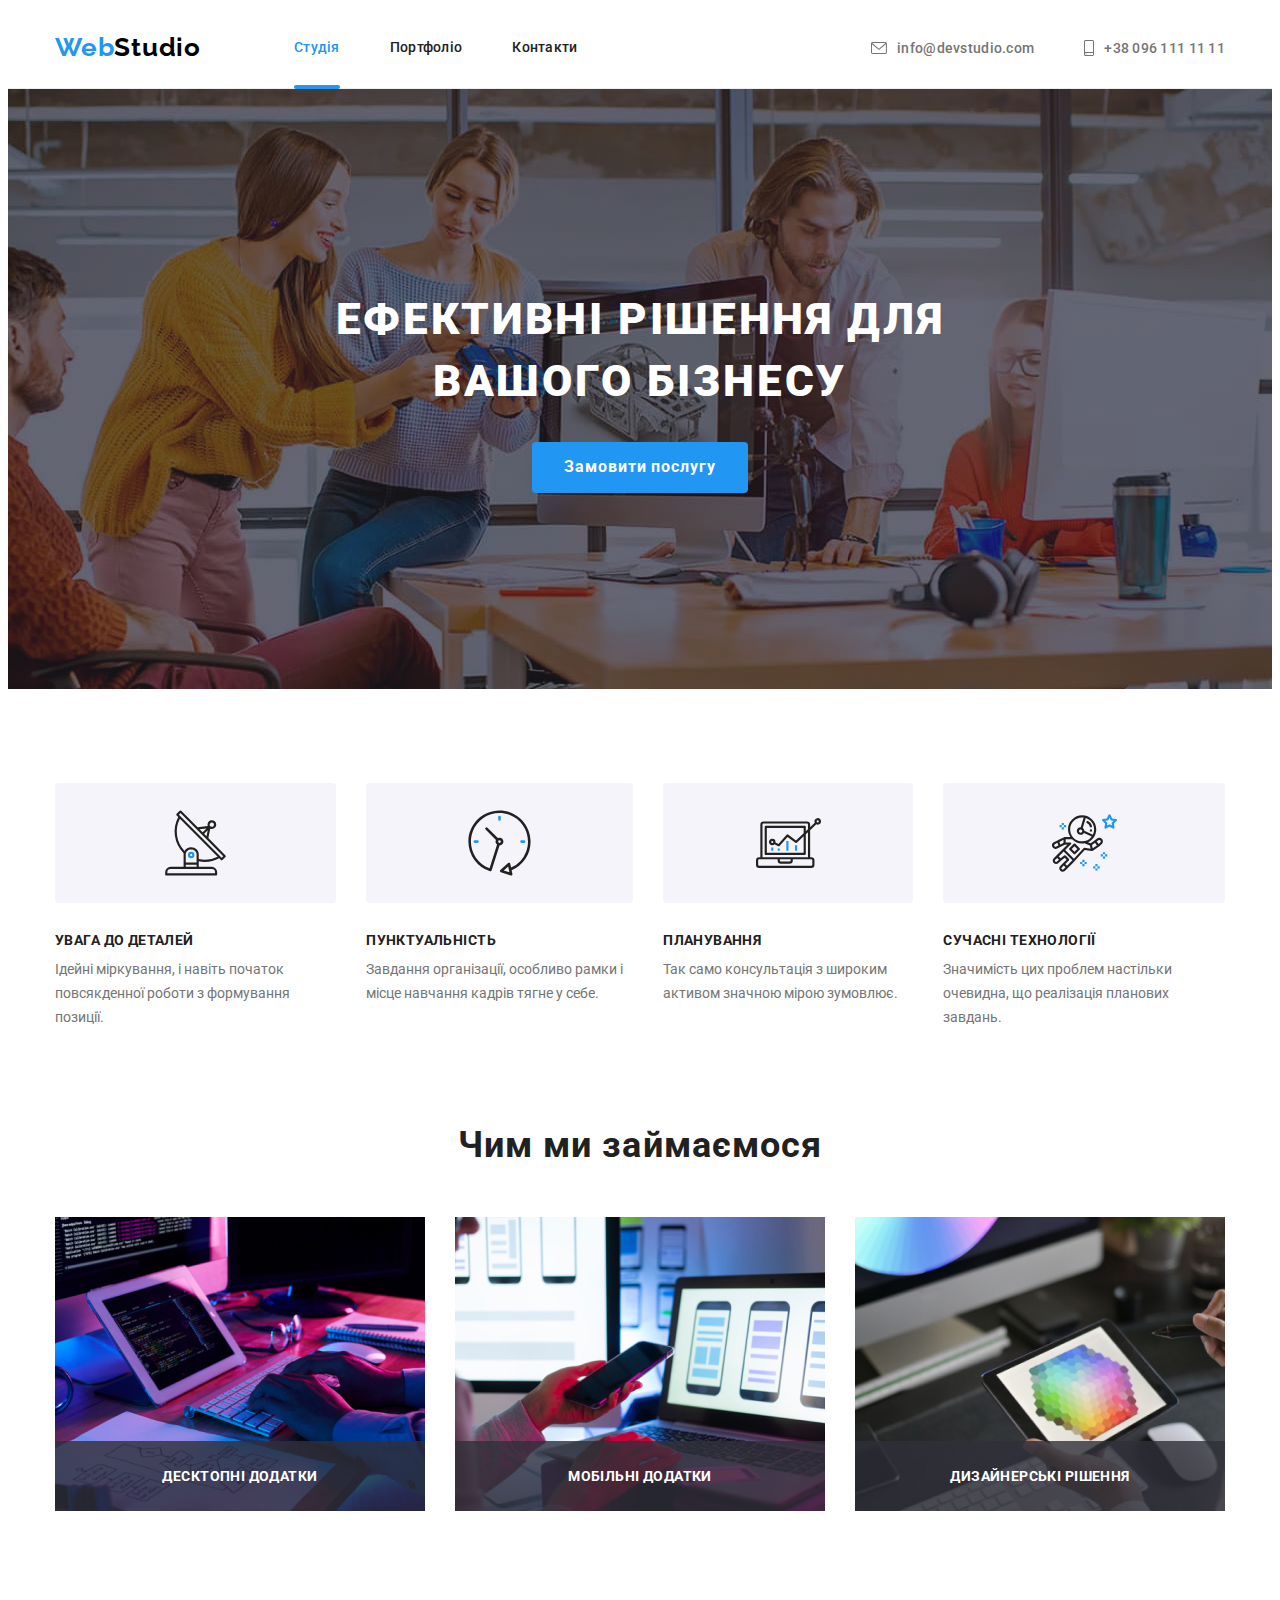
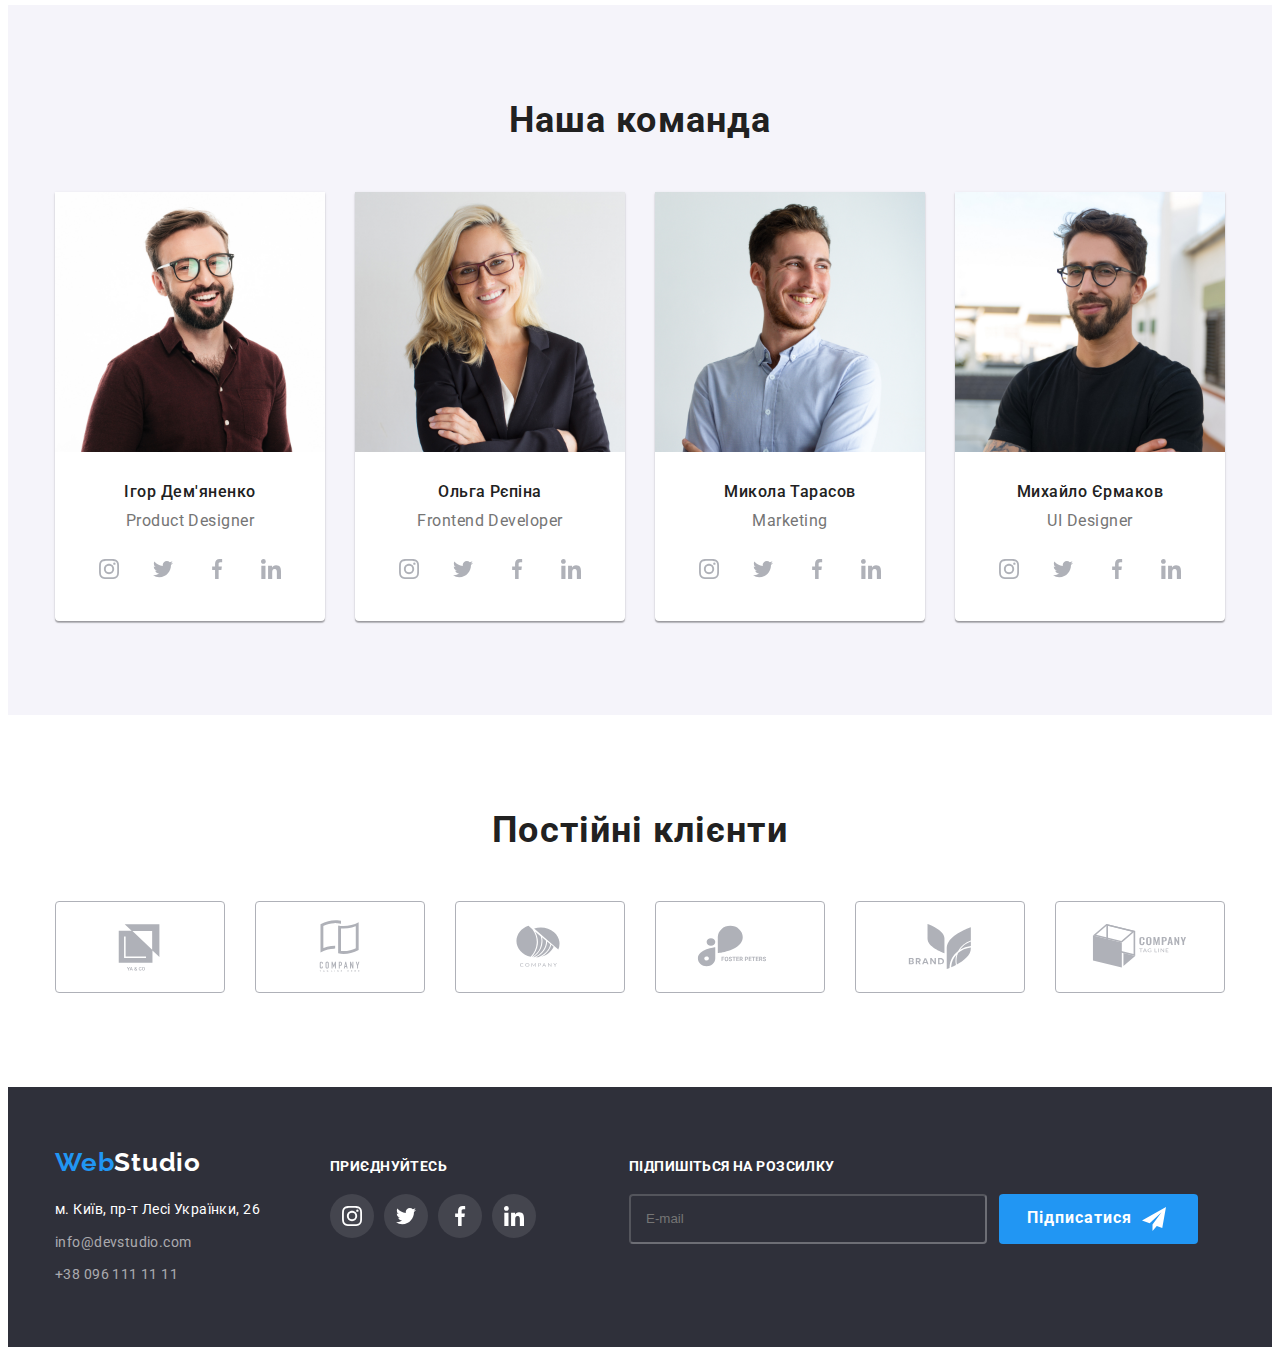
<file: index.html>
<!DOCTYPE html>
<html lang="uk">
  <head>
    <meta charset="UTF-8" />
    <meta http-equiv="X-UA-Compatible" content="IE=edge" />
    <meta name="viewport" content="width=device-width, initial-scale=1.0" />
    <title>Document</title>
    <link rel="preconnect" href="https://fonts.googleapis.com" />
    <link rel="preconnect" href="https://fonts.gstatic.com" crossorigin />
    <link
      href="https://fonts.googleapis.com/css2?family=Raleway:wght@700&family=Roboto:wght@400;500;700;900&display=swap"
      rel="stylesheet"
    />
    <link
      rel="stylesheet"
      href="https://cdnjs.cloudflare.com/ajax/libs/modern-normalize/1.1.0/modern-normalize.min.css"
      integrity="sha512-wpPYUAdjBVSE4KJnH1VR1HeZfpl1ub8YT/NKx4PuQ5NmX2tKuGu6U/JRp5y+Y8XG2tV+wKQpNHVUX03MfMFn9Q=="
      crossorigin="anonymous"
      referrerpolicy="no-referrer"
    />
    <link rel="stylesheet" href="./css/main.min.css" />
    <link rel="stylesheet" href="./css/styles.css" />
  </head>
  <body>
    <header class="header-border">
      <div class="container">
        <nav class="main-nav">
          <a href="./index.html" class="logo"><span class="accent">Web</span>Studio</a>
          <ul class="site-nav">
            <li><a href="" class="site-nav__link current">Студія</a></li>
            <li><a href="./portfolio.html" class="site-nav__link">Портфоліо</a></li>
            <li><a href="" class="site-nav__link">Контакти</a></li>
          </ul>
          <ul class="auth">
            <li class="auth-item">
              <a href="mailto:info@devstudio.com" class="auth__link">
                <svg class="auth__icon" width="16px" height="12px">
                  <use href="./images/icons.svg#envelope"></use></svg
                >info@devstudio.com</a
              >
            </li>
            <li class="auth__item">
              <a href="tel:+380961111111" class="auth__link">
                <svg class="auth__icon" width="10px" height="16px">
                  <use href="./images/icons.svg#smartphone"></use></svg
                >+38 096 111 11 11</a
              >
            </li>
          </ul>
        </nav>
      </div>
    </header>
    <main>
      <section class="section">
        <div class="hero">
          <h1 class="hero__title">Ефективні рішення для<br />вашого бізнесу</h1>
          <button type="button" class="button" data-modal-open>Замовити послугу</button>
        </div>
      </section>
      <section class="section">
        <div class="container">
          <h2 hidden>Наші переваги</h2>

          <ul class="benefits-list">
            <li>
              <div class="benefits-container">
                <svg width="65px" height="70px">
                  <use href="./images/icons.svg#antenna"></use>
                </svg>
              </div>
              <h3 class="benefits-list__title">УВАГА ДО ДЕТАЛЕЙ</h3>
              <p class="benefits-list__description">
                Ідейні міркування, і навіть початок повсякденної роботи з формування позиції.
              </p>
            </li>
            <li>
              <div class="benefits-container">
                <svg width="65px" height="70px">
                  <use href="./images/icons.svg#clock"></use>
                </svg>
              </div>
              <h3 class="benefits-list__title">ПУНКТУАЛЬНІСТЬ</h3>
              <p class="benefits-list__description">
                Завдання організації, особливо рамки і місце навчання кадрів тягне у себе.
              </p>
            </li>
            <li>
              <div class="benefits-container">
                <svg width="65px" height="70px">
                  <use href="./images/icons.svg#diagram"></use>
                </svg>
              </div>
              <h3 class="benefits-list__title">ПЛАНУВАННЯ</h3>
              <p class="benefits-list__description">
                Так само консультація з широким активом значною мірою зумовлює.
              </p>
            </li>
            <li>
              <div class="benefits-container">
                <svg width="65px" height="70px">
                  <use href="./images/icons.svg#astronaut"></use>
                </svg>
              </div>
              <h3 class="benefits-list__title">СУЧАСНІ ТЕХНОЛОГІЇ</h3>
              <p class="benefits-list__description">
                Значимість цих проблем настільки очевидна, що реалізація планових завдань.
              </p>
            </li>
          </ul>
        </div>
      </section>
      <section class="section">
        <div class="container">
          <h2 class="title">Чим ми займаємося</h2>
          <ul class="work-list">
            <li class="work-list__item">
              <img
                src="./images/img1.jpg"
                alt="людина працює за комп'ютером"
                width="370"
                height="294"
              />
              <div class="work-list__name-container">
                <p class="work-list__name">Десктопні додатки</p>
              </div>
            </li>
            <li class="work-list__item">
              <img
                src="./images/img2.jpg"
                alt="людина з телефоном в руках за комп'ютером"
                width="370"
                height="294"
              />
              <div class="work-list__name-container">
                <p class="work-list__name">Мобільні додатки</p>
              </div>
            </li>
            <li class="work-list__item">
              <img
                src="./images/img3.jpg"
                alt="людина тримає в руках планшет"
                width="370"
                height="294"
              />
              <div class="work-list__name-container">
                <p class="work-list__name">Дизайнерські рішення</p>
              </div>
            </li>
          </ul>
        </div>
      </section>
      <section class="section">
        <div class="container">
          <h2 class="title">Наша команда</h2>
          <ul class="list-member">
            <li class="list-member__item">
              <img src="./images/img4.jpg" alt="фото учасника команди" width="270" height="260" />
              <h3 class="list-member__name">Ігор Дем'яненко</h3>
              <p lang="en" class="list-member__position">Product Designer</p>
              <ul class="social-list">
                <li class="social-list__item">
                  <a
                    class="social-list__link"
                    href="https://instagram.com"
                    target="_blank"
                    rel="noopener noreferrer"
                    aria-label="instagram"
                  >
                    <svg class="social-list__icon" width="20px" height="20px">
                      <use href="./images/icons.svg#instagram"></use>
                    </svg>
                  </a>
                </li>
                <li class="social-list__item">
                  <a
                    class="social-list__link"
                    href="https://instagram.com"
                    target="_blank"
                    rel="noopener noreferrer"
                    aria-label="twitter"
                  >
                    <svg class="social-list__icon" width="20px" height="20px">
                      <use href="./images/icons.svg#twitter"></use>
                    </svg>
                  </a>
                </li>
                <li class="social-list__item">
                  <a
                    class="social-list__link"
                    href="https://instagram.com"
                    target="_blank"
                    rel="noopener noreferrer"
                    aria-label="facebook"
                  >
                    <svg class="social-list__icon" width="20px" height="20px">
                      <use href="./images/icons.svg#facebook"></use>
                    </svg>
                  </a>
                </li>
                <li class="social-list__item">
                  <a
                    class="social-list__link"
                    href="https://instagram.com"
                    target="_blank"
                    rel="noopener noreferrer"
                    aria-label="linkedin"
                  >
                    <svg class="social-list__icon" width="20px" height="20px">
                      <use href="./images/icons.svg#linkedin"></use>
                    </svg>
                  </a>
                </li>
              </ul>
            </li>
            <li class="list-member__item">
              <img src="./images/img5.jpg" alt="фото учасника команди" width="270" height="260" />
              <h3 class="list-member__name">Ольга Рєпіна</h3>
              <p lang="en" class="list-member__position">Frontend Developer</p>
              <ul class="social-list">
                <li class="social-list__item">
                  <a
                    class="social-list__link"
                    href="https://instagram.com"
                    target="_blank"
                    rel="noopener noreferrer"
                    aria-label="instagram"
                  >
                    <svg class="social-list__icon" width="20px" height="20px">
                      <use href="./images/icons.svg#instagram"></use>
                    </svg>
                  </a>
                </li>
                <li class="social-list__item">
                  <a
                    class="social-list__link"
                    href="https://instagram.com"
                    target="_blank"
                    rel="noopener noreferrer"
                    aria-label="twitter"
                  >
                    <svg class="social-list__icon" width="20px" height="20px">
                      <use href="./images/icons.svg#twitter"></use>
                    </svg>
                  </a>
                </li>
                <li class="social-list__item">
                  <a
                    class="social-list__link"
                    href="https://instagram.com"
                    target="_blank"
                    rel="noopener noreferrer"
                    aria-label="facebook"
                  >
                    <svg class="social-list__icon" width="20px" height="20px">
                      <use href="./images/icons.svg#facebook"></use>
                    </svg>
                  </a>
                </li>
                <li class="social-list__item">
                  <a
                    class="social-list__link"
                    href="https://instagram.com"
                    target="_blank"
                    rel="noopener noreferrer"
                    aria-label="linkedin"
                  >
                    <svg class="social-list__icon" width="20px" height="20px">
                      <use href="./images/icons.svg#linkedin"></use>
                    </svg>
                  </a>
                </li>
              </ul>
            </li>
            <li class="list-member__item">
              <img src="./images/img6.jpg" alt="фото учасника команди" width="270" height="260" />
              <h3 class="list-member__name">Микола Тарасов</h3>
              <p lang="en" class="list-member__position">Marketing</p>
              <ul class="social-list">
                <li class="social-list__item">
                  <a
                    class="social-list__link"
                    href="https://instagram.com"
                    target="_blank"
                    rel="noopener noreferrer"
                    aria-label="instagram"
                  >
                    <svg class="social-list__icon" width="20px" height="20px">
                      <use href="./images/icons.svg#instagram"></use>
                    </svg>
                  </a>
                </li>
                <li class="social-list__item">
                  <a
                    class="social-list__link"
                    href="https://instagram.com"
                    target="_blank"
                    rel="noopener noreferrer"
                    aria-label="twitter"
                  >
                    <svg class="social-list__icon" width="20px" height="20px">
                      <use href="./images/icons.svg#twitter"></use>
                    </svg>
                  </a>
                </li>
                <li class="social-list__item">
                  <a
                    class="social-list__link"
                    href="https://instagram.com"
                    target="_blank"
                    rel="noopener noreferrer"
                    aria-label="facebook"
                  >
                    <svg class="social-list__icon" width="20px" height="20px">
                      <use href="./images/icons.svg#facebook"></use>
                    </svg>
                  </a>
                </li>
                <li class="social-list__item">
                  <a
                    class="social-list__link"
                    href="https://instagram.com"
                    target="_blank"
                    rel="noopener noreferrer"
                    aria-label="linkedin"
                  >
                    <svg class="social-list__icon" width="20px" height="20px">
                      <use href="./images/icons.svg#linkedin"></use>
                    </svg>
                  </a>
                </li>
              </ul>
            </li>
            <li class="list-member__item">
              <img src="./images/img7.jpg" alt="фото учасника команди" width="270" height="260" />
              <h3 class="list-member__name">Михайло Єрмаков</h3>
              <p lang="en" class="list-member__position">UI Designer</p>
              <ul class="social-list">
                <li class="social-list__item">
                  <a
                    class="social-list__link"
                    href="https://instagram.com"
                    target="_blank"
                    rel="noopener noreferrer"
                    aria-label="instagram"
                  >
                    <svg class="social-list__icon" width="20px" height="20px">
                      <use href="./images/icons.svg#instagram"></use>
                    </svg>
                  </a>
                </li>
                <li class="social-list__item">
                  <a
                    class="social-list__link"
                    href="https://instagram.com"
                    target="_blank"
                    rel="noopener noreferrer"
                    aria-label="twitter"
                  >
                    <svg class="social-list__icon" width="20px" height="20px">
                      <use href="./images/icons.svg#twitter"></use>
                    </svg>
                  </a>
                </li>
                <li class="social-list__item">
                  <a
                    class="social-list__link"
                    href="https://instagram.com"
                    target="_blank"
                    rel="noopener noreferrer"
                    aria-label="facebook"
                  >
                    <svg class="social-list__icon" width="20px" height="20px">
                      <use href="./images/icons.svg#facebook"></use>
                    </svg>
                  </a>
                </li>
                <li class="social-list__item">
                  <a
                    class="social-list__link"
                    href="https://instagram.com"
                    target="_blank"
                    rel="noopener noreferrer"
                    aria-label="linkedin"
                  >
                    <svg class="social-list__icon" width="20px" height="20px">
                      <use href="./images/icons.svg#linkedin"></use>
                    </svg>
                  </a>
                </li>
              </ul>
            </li>
          </ul>
        </div>
      </section>
      <section class="section">
        <div class="container">
          <h2 class="client-title">Постійні клієнти</h2>
          <ul class="client-list">
            <li class="client-list__item">
              <a
                class="client-list__link"
                href="https://instagram.com"
                target="_blank"
                rel="noopener noreferrer"
                aria-label="linkedin"
              >
                <svg class="client-list__icon" width="106px" height="60px">
                  <use href="./images/icons.svg#Logo-1"></use>
                </svg>
              </a>
            </li>
            <li class="client-list__item">
              <a
                class="client-list__link"
                href="https://instagram.com"
                target="_blank"
                rel="noopener noreferrer"
                aria-label="linkedin"
              >
                <svg class="client-list__icon" width="106px" height="60px">
                  <use href="./images/icons.svg#Logo-2"></use>
                </svg>
              </a>
            </li>
            <li class="client-list__item">
              <a
                class="client-list__link"
                href="https://instagram.com"
                target="_blank"
                rel="noopener noreferrer"
                aria-label="linkedin"
              >
                <svg class="client-list__icon" width="106px" height="60px">
                  <use href="./images/icons.svg#Logo-3"></use>
                </svg>
              </a>
            </li>
            <li class="client-list__item">
              <a
                class="client-list__link"
                href="https://instagram.com"
                target="_blank"
                rel="noopener noreferrer"
                aria-label="linkedin"
              >
                <svg class="client-list__icon" width="106px" height="60px">
                  <use href="./images/icons.svg#Logo-4"></use>
                </svg>
              </a>
            </li>
            <li class="client-list__item">
              <a
                class="client-list__link"
                href="https://instagram.com"
                target="_blank"
                rel="noopener noreferrer"
                aria-label="linkedin"
              >
                <svg class="client-list__icon" width="106px" height="60px">
                  <use href="./images/icons.svg#Logo-5"></use>
                </svg>
              </a>
            </li>
            <li class="client-list__item">
              <a
                class="client-list__link"
                href="https://instagram.com"
                target="_blank"
                rel="noopener noreferrer"
                aria-label="linkedin"
              >
                <svg class="client-list__icon" width="106px" height="60px">
                  <use href="./images/icons.svg#Logo-6"></use>
                </svg>
              </a>
            </li>
          </ul>
        </div>
      </section>
    </main>
    <footer>
      <div class="container footer-container">
        <div>
          <a href="./index.html" class="logo-footer"> <span class="accent">Web</span>Studio</a>
          <address>
            <ul class="address-list">
              <li>
                <a href="">м. Київ, пр-т Лесі Українки, 26</a>
              </li>
              <li>
                <a href="mailto:info@devstudio.com" class="address-list__link"
                  >info@devstudio.com</a
                >
              </li>
              <li>
                <a href="tel:+380961111111" class="address-list__link">+38 096 111 11 11</a>
              </li>
            </ul>
          </address>
        </div>
        <div class="link-icon">
          <p class="footer-title">приєднуйтесь</p>
          <ul class="social-list">
            <li class="social-item">
              <a
                class="social-list__link"
                href="https://instagram.com"
                target="_blank"
                rel="noopener noreferrer"
                aria-label="instagram"
              >
                <svg class="social-icon white" width="20px" height="20px">
                  <use href="./images/icons.svg#instagram"></use>
                </svg>
              </a>
            </li>
            <li class="social-item">
              <a
                class="social-list__link"
                href="https://instagram.com"
                target="_blank"
                rel="noopener noreferrer"
                aria-label="twitter"
              >
                <svg class="social-icon white" width="20px" height="20px">
                  <use href="./images/icons.svg#twitter"></use>
                </svg>
              </a>
            </li>
            <li class="social-item">
              <a
                class="social-list__link"
                href="https://instagram.com"
                target="_blank"
                rel="noopener noreferrer"
                aria-label="facebook"
              >
                <svg class="social-icon white" width="20px" height="20px">
                  <use href="./images/icons.svg#facebook"></use>
                </svg>
              </a>
            </li>
            <li class="social-item">
              <a
                class="social-list__link"
                href="https://instagram.com"
                target="_blank"
                rel="noopener noreferrer"
                aria-label="linkedin"
              >
                <svg class="social-icon white" width="20px" height="20px">
                  <use href="./images/icons.svg#linkedin"></use>
                </svg>
              </a>
            </li>
          </ul>
        </div>

        <form>
          <div class="footer-form">
            <p class="footer-title">Підпишіться на розсилку</p>
            <div class="subscribe-form">
              <label>
                <input type="email" name="subscribe" placeholder="E-mail" />
              </label>
              <button class="button footer-button" type="submit">
                Підписатися
                <svg class="subscribe-icon" width="24px" height="24px">
                  <use href="./images/icons.svg#icon-send"></use>
                </svg>
              </button>
            </div>
          </div>
        </form>
      </div>
    </footer>
    <div class="back-drop is-hidden" data-modal>
      <div class="modal">
        <button class="modal-button-close" type="button" data-modal-close>
          <svg class="modal-close" width="18px" height="18px">
            <use href="./images/icons.svg#close"></use>
          </svg>
        </button>
        <p class="modal-title">Залиште свої дані, ми вам передзвонимо</p>
        <!--form -->
        <form>
          <div class="form-field user-information">
            <label for="name" class="label-form">Ім'я</label>
            <input class="input-place" type="text" name="user-name" id="name" />
            <svg class="modal-icon" width="18px" height="18px">
              <use href="./images/icons.svg#person-modal"></use>
            </svg>
          </div>

          <div class="form-field user-information">
            <label for="tel" class="label-form">Телефон</label>
            <input class="input-place" type="tel" name="user-tel" id="tel" />
            <svg class="modal-icon" width="18px" height="18px">
              <use href="./images/icons.svg#phone-modal"></use>
            </svg>
          </div>

          <div class="form-field user-information">
            <label for="email" class="label-form">Пошта</label>
            <input class="input-place" type="email" name="user-mail" id="email" />
            <svg class="modal-icon" width="18px" height="18px">
              <use href="./images/icons.svg#email-modal"></use>
            </svg>
          </div>

          <div class="form-field">
            <label for="coment" class="label-form">Коментар</label>
            <textarea
              class="input-place textarea-input"
              name="coment"
              id="coment"
              cols="30"
              rows="10"
              placeholder="Введіть текст"
            >
            </textarea>
          </div>
          <div class="form-field">
            <label class="label-form label-check">
              <input class="checkbox" type="checkbox" name="politic" />
              <span class="check-icon"></span>
              <p class="policy-text">
                Погоджуюся з розсилкою та приймаю <a href="" class="policy">Умови договору</a>
              </p>
            </label>
          </div>

          <div class="form-field">
            <button type="submit" class="button button-form">Відправити</button>
          </div>
        </form>
      </div>
    </div>
    <script src="./js/modal.js"></script>
  </body>
</html>
</file>
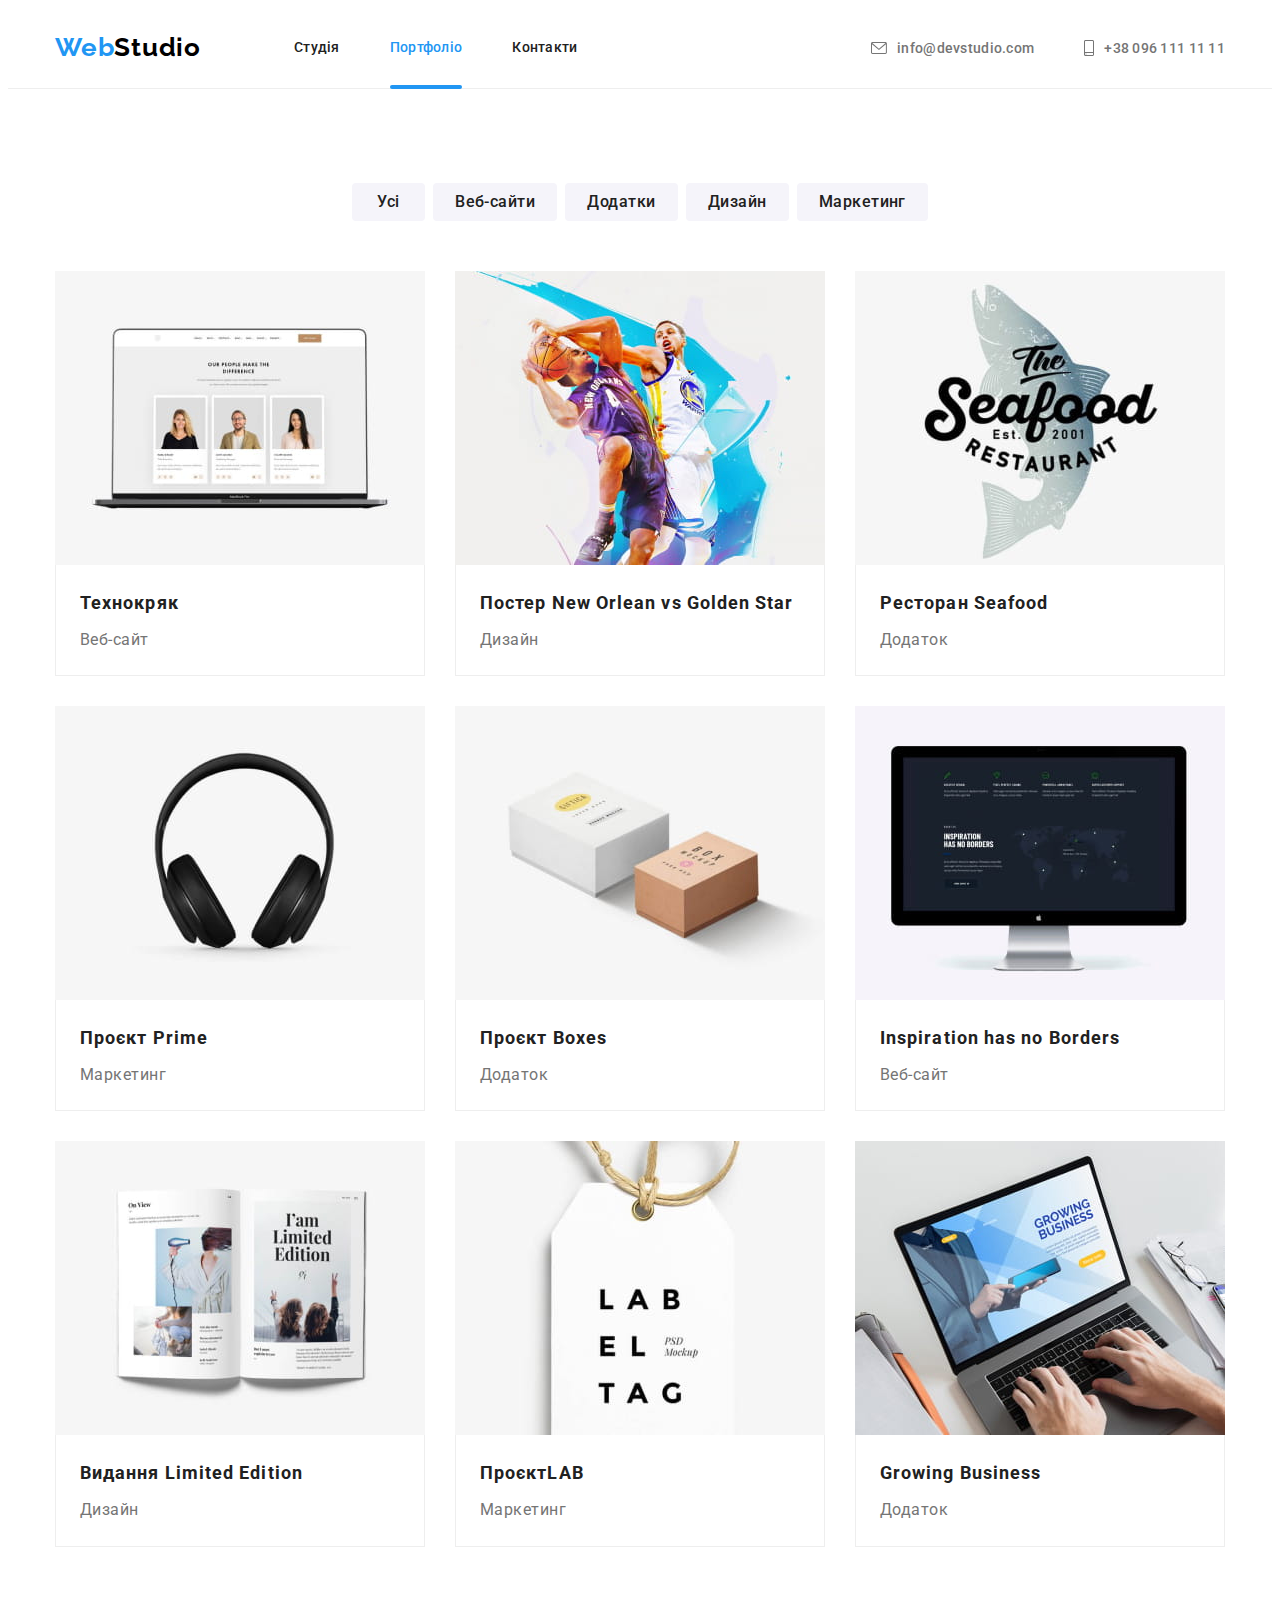
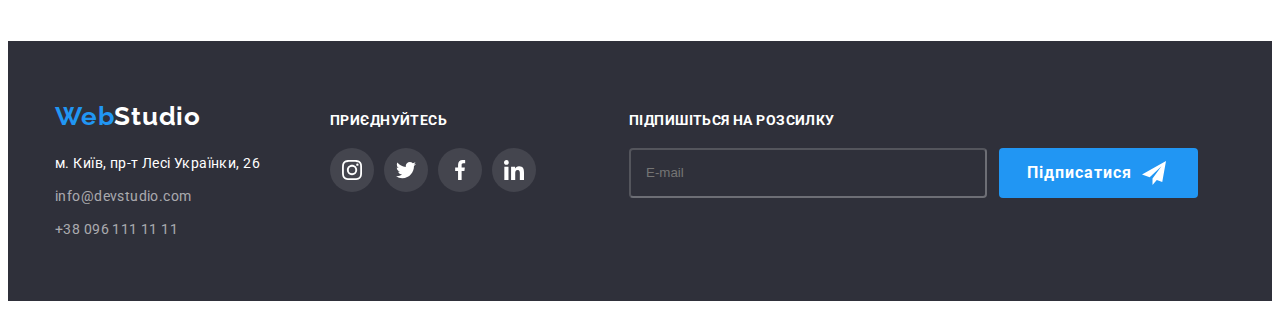
<file: portfolio.html>
<!DOCTYPE html>
<html lang="uk">
  <head>
    <meta charset="UTF-8" />
    <meta http-equiv="X-UA-Compatible" content="IE=edge" />
    <meta name="viewport" content="width=device-width, initial-scale=1.0" />
    <title>Document</title>
    <link rel="preconnect" href="https://fonts.googleapis.com" />
    <link rel="preconnect" href="https://fonts.gstatic.com" crossorigin />
    <link
      href="https://fonts.googleapis.com/css2?family=Raleway:wght@700&family=Roboto:wght@400;500;700;900&display=swap"
      rel="stylesheet"
    />
    <link
      rel="stylesheet"
      href="https://cdnjs.cloudflare.com/ajax/libs/modern-normalize/1.1.0/modern-normalize.min.css"
      integrity="sha512-wpPYUAdjBVSE4KJnH1VR1HeZfpl1ub8YT/NKx4PuQ5NmX2tKuGu6U/JRp5y+Y8XG2tV+wKQpNHVUX03MfMFn9Q=="
      crossorigin="anonymous"
      referrerpolicy="no-referrer"
    />
    <link rel="stylesheet" href="./css/main.min.css" />
    <link rel="stylesheet" href="./css/styles.css" />
  </head>
  <body>
    <header class="header-border">
      <div class="container">
        <nav class="main-nav">
          <a href="./index.html" class="logo"><span class="accent">Web</span>Studio</a>
          <ul class="site-nav">
            <li><a href="./index.html" class="site-nav__link">Студія</a></li>
            <li><a href="./portfolio.html" class="site-nav__link current">Портфоліо</a></li>
            <li><a href="" class="site-nav__link">Контакти</a></li>
          </ul>
          <ul class="auth">
            <li class="auth-item">
              <a href="mailto:info@devstudio.com" class="auth__link">
                <svg class="auth__icon" width="16px" height="12px">
                  <use href="./images/icons.svg#envelope"></use></svg
                >info@devstudio.com</a
              >
            </li>
            <li class="auth__item">
              <a href="tel:+380961111111" class="auth__link">
                <svg class="auth__icon" width="10px" height="16px">
                  <use href="./images/icons.svg#smartphone"></use></svg
                >+38 096 111 11 11</a
              >
            </li>
          </ul>
        </nav>
      </div>
    </header>
    <main>
      <section class="section--portfolio">
        <div class="container">
          <h1 hidden>Портфоліо</h1>
          <ul class="buttons-list">
            <li><button type="button" class="button--portfolio">Усі</button></li>
            <li><button type="button" class="button--portfolio">Веб-сайти</button></li>
            <li><button type="button" class="button--portfolio">Додатки</button></li>
            <li><button type="button" class="button--portfolio">Дизайн</button></li>
            <li><button type="button" class="button--portfolio">Маркетинг</button></li>
          </ul>
        </div>
        <div class="container">
          <ul class="project-list">
            <li class="project-list__item">
              <a href="" class="project-list__link">
                <div class="box">
                  <img src="./images/img8.jpg" alt="" width="370" height="294" />
                  <div class="overlay">
                    <p class="animation-text">
                      Ресурс пропонує комплексні пропозиції з різним рівнем функціоналу та сервісів.
                      Все це дозволить відвідувачу отримати вичерпні відомості про компанію чи
                      приватну особу.
                    </p>
                  </div>
                </div>
                <div class="border">
                  <h2 class="project__title">Технокряк</h2>
                  <p class="project-type">Веб-сайт</p>
                </div>
              </a>
            </li>
            <li class="project-list">
              <a href="" class="project-list__link">
                <div class="box">
                  <img src="./images/img9.jpg" alt="" width="370" height="294" />
                  <div class="overlay">
                    <p class="animation-text">
                      Ресурс пропонує комплексні пропозиції з різним рівнем функціоналу та сервісів.
                      Все це дозволить відвідувачу отримати вичерпні відомості про компанію чи
                      приватну особу.
                    </p>
                  </div>
                </div>
                <div class="border">
                  <h2 class="project__title">
                    Постер <span lang="en">New Orlean vs Golden Star</span>
                  </h2>
                  <p class="project-type">Дизайн</p>
                </div>
              </a>
            </li>
            <li class="project-list">
              <a href="" class="project-list__link">
                <div class="box">
                  <img src="./images/img10.jpg" alt="" width="370" height="294" />
                  <div class="overlay">
                    <p class="animation-text">
                      Ресурс пропонує комплексні пропозиції з різним рівнем функціоналу та сервісів.
                      Все це дозволить відвідувачу отримати вичерпні відомості про компанію чи
                      приватну особу.
                    </p>
                  </div>
                </div>
                <div class="border">
                  <h2 class="project__title">Ресторан <span lang="en">Seafood</span></h2>
                  <p class="project-type">Додаток</p>
                </div>
              </a>
            </li>
            <li class="project-list">
              <a href="" class="project-list__link">
                <div class="box">
                  <img src="./images/img11.jpg" alt="" width="370" height="294" />
                  <div class="overlay">
                    <p class="animation-text">
                      Ресурс пропонує комплексні пропозиції з різним рівнем функціоналу та сервісів.
                      Все це дозволить відвідувачу отримати вичерпні відомості про компанію чи
                      приватну особу.
                    </p>
                  </div>
                </div>
                <div class="border">
                  <h2 class="project__title">Проєкт <span lang="en">Prime</span></h2>
                  <p class="project-type">Маркетинг</p>
                </div>
              </a>
            </li>
            <li class="project-list">
              <a href="" class="project-list__link">
                <div class="box">
                  <img src="./images/img12.jpg" alt="" width="370" height="294" />
                  <div class="overlay">
                    <p class="animation-text">
                      Ресурс пропонує комплексні пропозиції з різним рівнем функціоналу та сервісів.
                      Все це дозволить відвідувачу отримати вичерпні відомості про компанію чи
                      приватну особу.
                    </p>
                  </div>
                </div>
                <div class="border">
                  <h2 class="project__title">Проєкт <span lang="en">Boxes</span></h2>
                  <p class="project-type">Додаток</p>
                </div>
              </a>
            </li>
            <li class="project-list">
              <a href="" class="project-list__link">
                <div class="box">
                  <img src="./images/img13.jpg" alt="" width="370" height="294" />
                  <div class="overlay">
                    <p class="animation-text">
                      Ресурс пропонує комплексні пропозиції з різним рівнем функціоналу та сервісів.
                      Все це дозволить відвідувачу отримати вичерпні відомості про компанію чи
                      приватну особу.
                    </p>
                  </div>
                </div>
                <div class="border">
                  <h2 lang="en" class="project__title">Inspiration has no Borders</h2>
                  <p class="project-type">Веб-сайт</p>
                </div>
              </a>
            </li>
            <li class="project-list">
              <a href="" class="project-list__link">
                <div class="box">
                  <img src="./images/img14.jpg" alt="" width="370" height="294" />
                  <div class="overlay">
                    <p class="animation-text">
                      Ресурс пропонує комплексні пропозиції з різним рівнем функціоналу та сервісів.
                      Все це дозволить відвідувачу отримати вичерпні відомості про компанію чи
                      приватну особу.
                    </p>
                  </div>
                </div>
                <div class="border">
                  <h2 class="project__title">Видання <span lang="en">Limited Edition</span></h2>
                  <p class="project-type">Дизайн</p>
                </div>
              </a>
            </li>
            <li class="project-list">
              <a href="" class="project-list__link">
                <div class="box">
                  <img src="./images/img15.jpg" alt="" width="370" height="294" />
                  <div class="overlay">
                    <p class="animation-text">
                      Ресурс пропонує комплексні пропозиції з різним рівнем функціоналу та сервісів.
                      Все це дозволить відвідувачу отримати вичерпні відомості про компанію чи
                      приватну особу.
                    </p>
                  </div>
                </div>
                <div class="border">
                  <h2 class="project__title">Проєкт<span lang="en">LAB</span></h2>
                  <p class="project-type">Маркетинг</p>
                </div>
              </a>
            </li>
            <li class="project-list">
              <a href="" class="project-list__link">
                <div class="box">
                  <img src="./images/img16.jpg" alt="" width="370" height="294" />
                  <div class="overlay">
                    <p class="animation-text">
                      Ресурс пропонує комплексні пропозиції з різним рівнем функціоналу та сервісів.
                      Все це дозволить відвідувачу отримати вичерпні відомості про компанію чи
                      приватну особу.
                    </p>
                  </div>
                </div>
                <div class="border">
                  <h2 lang="en" class="project__title">Growing Business</h2>
                  <p class="project-type">Додаток</p>
                </div>
              </a>
            </li>
          </ul>
        </div>
      </section>
    </main>
    <footer>
      <div class="container footer-container">
        <div>
          <a href="./index.html" class="logo-footer"> <span class="accent">Web</span>Studio</a>
          <address>
            <ul class="address-list">
              <li>
                <a href="">м. Київ, пр-т Лесі Українки, 26</a>
              </li>
              <li>
                <a href="mailto:info@devstudio.com" class="address-list__link"
                  >info@devstudio.com</a
                >
              </li>
              <li>
                <a href="tel:+380961111111" class="address-list__link">+38 096 111 11 11</a>
              </li>
            </ul>
          </address>
        </div>
        <div class="link-icon">
          <p class="footer-title">приєднуйтесь</p>
          <ul class="social-list">
            <li class="social-item">
              <a
                class="social-list__link"
                href="https://instagram.com"
                target="_blank"
                rel="noopener noreferrer"
                aria-label="instagram"
              >
                <svg class="social-icon white" width="20px" height="20px">
                  <use href="./images/icons.svg#instagram"></use>
                </svg>
              </a>
            </li>
            <li class="social-item">
              <a
                class="social-list__link"
                href="https://instagram.com"
                target="_blank"
                rel="noopener noreferrer"
                aria-label="twitter"
              >
                <svg class="social-icon white" width="20px" height="20px">
                  <use href="./images/icons.svg#twitter"></use>
                </svg>
              </a>
            </li>
            <li class="social-item">
              <a
                class="social-list__link"
                href="https://instagram.com"
                target="_blank"
                rel="noopener noreferrer"
                aria-label="facebook"
              >
                <svg class="social-icon white" width="20px" height="20px">
                  <use href="./images/icons.svg#facebook"></use>
                </svg>
              </a>
            </li>
            <li class="social-item">
              <a
                class="social-list__link"
                href="https://instagram.com"
                target="_blank"
                rel="noopener noreferrer"
                aria-label="linkedin"
              >
                <svg class="social-icon white" width="20px" height="20px">
                  <use href="./images/icons.svg#linkedin"></use>
                </svg>
              </a>
            </li>
          </ul>
        </div>

        <form>
          <div class="footer-form">
            <p class="footer-title">Підпишіться на розсилку</p>
            <div class="subscribe-form">
              <label>
                <input type="email" name="subscribe" placeholder="E-mail" />
              </label>
              <button class="button footer-button" type="submit">
                Підписатися
                <svg class="subscribe-icon" width="24px" height="24px">
                  <use href="./images/icons.svg#icon-send"></use>
                </svg>
              </button>
            </div>
          </div>
        </form>
      </div>
    </footer>
  </body>
</html>
</file>
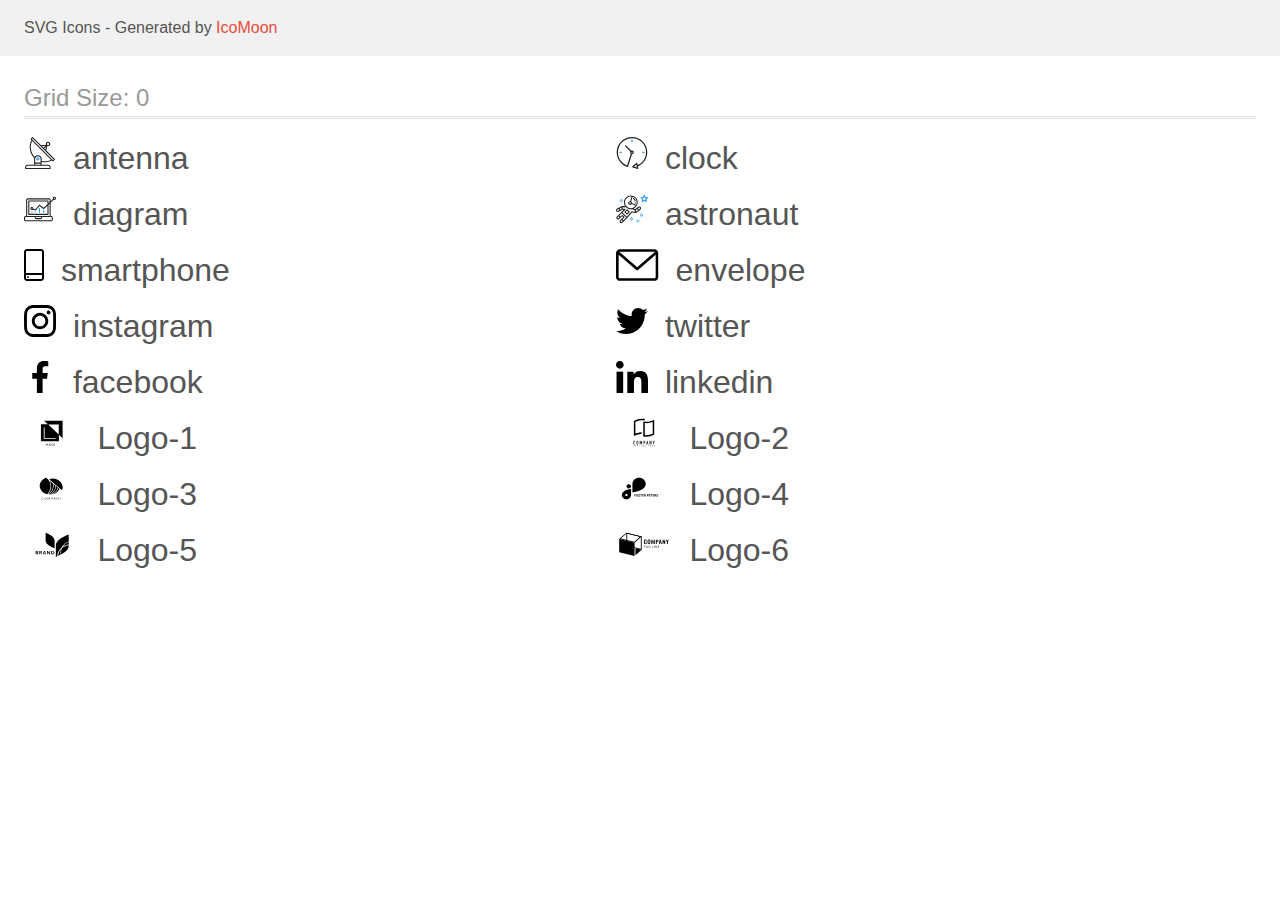
<file: images/icon/demo.html>
<!doctype html>
<html>
<head>
    <title>IcoMoon - SVG Icons</title>
    <meta charset="utf-8">
    <meta name="viewport" content="width=device-width, initial-scale=1">
    <link rel="stylesheet" href="demo-files/demo.css">
    <link rel="stylesheet" href="style.css">
</head>
<body>
<svg aria-hidden="true" style="position: absolute; width: 0; height: 0; overflow: hidden;" version="1.1" xmlns="http://www.w3.org/2000/svg" xmlns:xlink="http://www.w3.org/1999/xlink">
<defs>
<symbol id="antenna" viewBox="0 0 32 32">
<path fill="#212121" style="fill: var(--color1, #212121)" d="M30.773 22.098l-8.443-8.505 0.937-4.615c0.242 0.094 0.499 0.144 0.758 0.146h0.006c1.192 0.014 2.17-0.941 2.184-2.133s-0.941-2.17-2.133-2.184c-1.192-0.014-2.17 0.941-2.184 2.133-0.003 0.255 0.039 0.509 0.125 0.749l-4.96 0.605-8.091-8.133c-0.099-0.101-0.235-0.159-0.377-0.16-0.14 0.001-0.274 0.056-0.373 0.155l-1.513 1.504c-0.208 0.208-0.208 0.546 0 0.754l0.814 0.826c-3.153 5.798-2.129 12.978 2.519 17.663 0.043 0.041 0.092 0.074 0.146 0.098-0.034 0.18-0.051 0.364-0.052 0.547v6.187h-6.4c-1.472 0.002-2.665 1.195-2.667 2.667v1.067c0 0.295 0.239 0.533 0.533 0.533h24.533c0.295 0 0.533-0.239 0.533-0.533v-1.067c-0.002-1.472-1.195-2.665-2.667-2.667h-6.4v-2.742c1.003 0.21 2.024 0.317 3.049 0.32 2.458-0.003 4.877-0.615 7.040-1.783l0.818 0.823c0.099 0.101 0.235 0.159 0.377 0.16 0.14-0.001 0.274-0.056 0.373-0.155l1.513-1.504c0.208-0.208 0.208-0.546 0-0.754zM23.28 6.233c0.418-0.415 1.093-0.414 1.508 0.004s0.414 1.093-0.004 1.508c-0.2 0.199-0.47 0.31-0.752 0.31h-0.003c-0.589-0.003-1.064-0.483-1.061-1.072 0.002-0.282 0.115-0.552 0.314-0.751h-0.002zM22.024 9.738l-0.598 2.946-1.175-1.182 1.774-1.763zM21.419 8.836l-1.92 1.909-1.485-1.493 3.405-0.415zM24.004 28.8c0.884 0 1.6 0.716 1.6 1.6v0.533h-23.467v-0.533c0-0.884 0.716-1.6 1.6-1.6h20.267zM16.537 26.667v1.067h-5.333v-1.067h5.333zM11.204 25.6v-4.053c0-1.294 1.196-2.347 2.667-2.347s2.667 1.053 2.667 2.347v4.053h-5.333zM17.604 23.904v-2.357c0-1.882-1.675-3.413-3.733-3.413-1.331-0.020-2.576 0.657-3.281 1.786-4.058-4.274-4.971-10.645-2.279-15.887l18.602 18.708c-2.872 1.461-6.165 1.873-9.309 1.163zM28.893 23.22l-21.057-21.181 0.755-0.752 7.935 7.98c0.004 0 0.006 0.007 0.010 0.010l13.115 13.191-0.757 0.752z"></path>
<path fill="#2196f3" style="fill: var(--color2, #2196f3)" d="M13.876 20.267h-0.005c-0.884-0.001-1.601 0.714-1.602 1.598s0.714 1.601 1.598 1.602h0.005c0.884 0.001 1.601-0.714 1.602-1.598s-0.714-1.601-1.598-1.602zM14.249 22.245c-0.1 0.1-0.236 0.156-0.378 0.155-0.295-0.002-0.532-0.242-0.531-0.536 0.001-0.141 0.057-0.276 0.157-0.375s0.233-0.154 0.373-0.155c0.295 0.002 0.532 0.241 0.53 0.536-0.001 0.141-0.057 0.276-0.157 0.375h0.005z"></path>
</symbol>
<symbol id="clock" viewBox="0 0 32 32">
<path fill="#212121" style="fill: var(--color1, #212121)" d="M31.297 15.301c-0.002-8.452-6.855-15.303-15.308-15.301s-15.303 6.855-15.301 15.308c0.001 6.658 4.307 12.551 10.649 14.576 0.061 0.019 0.124 0.029 0.187 0.029 0.121-0 0.239-0.032 0.342-0.094 0.135-0.080 0.236-0.207 0.283-0.356l3.865-12.25c1.057-0.005 1.909-0.866 1.903-1.923s-0.866-1.909-1.923-1.903c-0.284 0.001-0.565 0.067-0.82 0.191l-5.106-5.107c-0.253-0.245-0.657-0.238-0.902 0.016-0.239 0.247-0.239 0.639 0 0.886l5.103 5.109c-0.392 0.799-0.168 1.764 0.536 2.309l-3.683 11.673c-7.278-2.681-11.004-10.754-8.323-18.032s10.754-11.004 18.032-8.323 11.004 10.754 8.323 18.032c-1.31 3.556-4.001 6.431-7.462 7.973l-0.398-1.874c-0.073-0.344-0.411-0.565-0.756-0.492-0.109 0.023-0.209 0.074-0.292 0.148l-3.837 3.426c-0.263 0.234-0.287 0.637-0.052 0.9 0.076 0.085 0.174 0.149 0.283 0.184l4.899 1.563c0.335 0.108 0.694-0.077 0.802-0.412 0.034-0.106 0.040-0.219 0.017-0.328l-0.391-1.839c5.664-2.388 9.342-7.942 9.329-14.089zM15.992 14.664c0.352 0 0.638 0.286 0.638 0.638s-0.286 0.638-0.638 0.638c-0.352 0-0.638-0.285-0.638-0.638s0.285-0.638 0.638-0.638zM18.093 29.528l2.184-1.948 0.603 2.84-2.787-0.892z"></path>
<path fill="#2196f3" style="fill: var(--color2, #2196f3)" d="M15.354 3.185v1.275c0 0.352 0.285 0.638 0.638 0.638s0.638-0.285 0.638-0.638v-1.275c0-0.352-0.286-0.638-0.638-0.638s-0.638 0.286-0.638 0.638z"></path>
<path fill="#2196f3" style="fill: var(--color2, #2196f3)" d="M3.876 14.664c-0.352 0-0.638 0.286-0.638 0.638s0.285 0.638 0.638 0.638h1.275c0.352 0 0.638-0.285 0.638-0.638s-0.285-0.638-0.638-0.638h-1.275z"></path>
<path fill="#2196f3" style="fill: var(--color2, #2196f3)" d="M28.108 15.939c0.352 0 0.638-0.285 0.638-0.638s-0.285-0.638-0.638-0.638h-1.275c-0.352 0-0.638 0.286-0.638 0.638s0.286 0.638 0.638 0.638h1.275z"></path>
</symbol>
<symbol id="diagram" viewBox="0 0 32 32">
<path fill="#2196f3" style="fill: var(--color2, #2196f3)" d="M14.926 14.965h1.066v4.798h-1.066v-4.797z"></path>
<path fill="#2196f3" style="fill: var(--color2, #2196f3)" d="M19.19 17.097h1.066v2.665h-1.066v-2.665z"></path>
<path fill="#2196f3" style="fill: var(--color2, #2196f3)" d="M10.661 18.696h1.066v1.066h-1.066v-1.066z"></path>
<path fill="#2196f3" style="fill: var(--color2, #2196f3)" d="M7.463 18.163h1.066v1.599h-1.066v-1.599z"></path>
<path fill="#212121" style="fill: var(--color1, #212121)" d="M1.599 28.291h25.587c0.883 0 1.599-0.716 1.599-1.599v-2.132c0-0.883-0.716-1.599-1.599-1.599h-0.533v-13.293l3.028-2.868c0.703 0.346 1.553 0.136 2.013-0.499s0.396-1.508-0.152-2.068-1.42-0.644-2.065-0.198c-0.644 0.446-0.873 1.292-0.542 2.002l-2.281 2.163v-1.23c0-0.883-0.716-1.599-1.599-1.599h-21.322c-0.883 0-1.599 0.716-1.599 1.599v15.992h-0.533c-0.883 0-1.599 0.716-1.599 1.599v2.132c0 0.883 0.716 1.599 1.599 1.599zM30.384 4.837c0.294 0 0.533 0.239 0.533 0.533s-0.239 0.533-0.533 0.533c-0.294 0-0.533-0.239-0.533-0.533s0.239-0.533 0.533-0.533zM3.198 6.969c0-0.294 0.239-0.533 0.533-0.533h21.322c0.294 0 0.533 0.239 0.533 0.533v2.239l-1.066 1.013v-2.186c0-0.294-0.239-0.533-0.533-0.533h-19.19c-0.294 0-0.533 0.239-0.533 0.533v13.326c0 0.294 0.239 0.533 0.533 0.533h19.19c0.294 0 0.533-0.239 0.533-0.533v-9.674l1.066-1.010v12.284h-22.388v-15.992zM7.996 13.899c-0.721-0.002-1.354 0.478-1.546 1.174s0.105 1.433 0.725 1.801c0.62 0.368 1.41 0.276 1.928-0.226l1.853 0.93c0.215 0.108 0.476 0.057 0.636-0.123l3.939-4.431 3.872 2.901c0.208 0.156 0.498 0.139 0.686-0.039l3.365-3.188v8.131h-18.124v-12.26h18.124v2.66l-3.771 3.572-3.904-2.927c-0.222-0.166-0.534-0.135-0.718 0.072l-3.993 4.493-1.493-0.746c0.011-0.064 0.018-0.129 0.020-0.193 0-0.883-0.716-1.599-1.599-1.599zM8.529 15.498c0 0.294-0.239 0.533-0.533 0.533s-0.533-0.239-0.533-0.533c0-0.294 0.239-0.533 0.533-0.533s0.533 0.239 0.533 0.533zM11.727 24.027h5.331v0.533c0 0.294-0.239 0.533-0.533 0.533h-4.264c-0.294 0-0.533-0.239-0.533-0.533v-0.533zM1.066 24.56c0-0.294 0.239-0.533 0.533-0.533h9.062v0.533c0 0.883 0.716 1.599 1.599 1.599h4.264c0.883 0 1.599-0.716 1.599-1.599v-0.533h9.062c0.294 0 0.533 0.239 0.533 0.533v2.132c0 0.294-0.239 0.533-0.533 0.533h-25.587c-0.294 0-0.533-0.239-0.533-0.533v-2.132z"></path>
</symbol>
<symbol id="astronaut" viewBox="0 0 32 32">
<path fill="#2196f3" style="fill: var(--color2, #2196f3)" d="M31.974 4.524c-0.063-0.193-0.229-0.333-0.43-0.363l-1.91-0.278-0.855-1.731c-0.179-0.365-0.777-0.365-0.956 0l-0.855 1.731-1.91 0.278c-0.201 0.029-0.367 0.17-0.431 0.363-0.062 0.193-0.011 0.405 0.135 0.547l1.383 1.348-0.326 1.903c-0.034 0.2 0.048 0.402 0.212 0.522 0.166 0.121 0.382 0.135 0.562 0.040l1.709-0.899 1.709 0.899c0.078 0.041 0.164 0.061 0.249 0.061 0.11 0 0.221-0.034 0.314-0.102 0.164-0.119 0.246-0.322 0.212-0.522l-0.326-1.903 1.383-1.348c0.145-0.142 0.197-0.354 0.135-0.547zM29.511 5.851c-0.125 0.122-0.183 0.299-0.153 0.472l0.191 1.114-1-0.526c-0.078-0.041-0.163-0.061-0.249-0.061s-0.17 0.020-0.249 0.061l-1.001 0.526 0.191-1.114c0.030-0.173-0.028-0.349-0.153-0.472l-0.81-0.789 1.119-0.163c0.174-0.025 0.324-0.134 0.402-0.292l0.5-1.013 0.5 1.013c0.078 0.157 0.228 0.267 0.402 0.292l1.119 0.163-0.809 0.789z"></path>
<path fill="#2196f3" style="fill: var(--color2, #2196f3)" d="M26.134 20.522h-1.067v1.067h1.067v-1.067z"></path>
<path fill="#2196f3" style="fill: var(--color2, #2196f3)" d="M26.134 22.656h-1.067v1.067h1.067v-1.067z"></path>
<path fill="#2196f3" style="fill: var(--color2, #2196f3)" d="M27.2 21.589h-1.067v1.067h1.067v-1.067z"></path>
<path fill="#2196f3" style="fill: var(--color2, #2196f3)" d="M25.067 21.589h-1.067v1.067h1.067v-1.067z"></path>
<path fill="#2196f3" style="fill: var(--color2, #2196f3)" d="M22.4 26.389h-1.067v1.067h1.067v-1.067z"></path>
<path fill="#2196f3" style="fill: var(--color2, #2196f3)" d="M22.4 28.522h-1.067v1.067h1.067v-1.067z"></path>
<path fill="#2196f3" style="fill: var(--color2, #2196f3)" d="M23.467 27.456h-1.067v1.067h1.067v-1.067z"></path>
<path fill="#2196f3" style="fill: var(--color2, #2196f3)" d="M21.333 27.456h-1.067v1.067h1.067v-1.067z"></path>
<path fill="#2196f3" style="fill: var(--color2, #2196f3)" d="M16 24.256h-1.067v1.067h1.067v-1.067z"></path>
<path fill="#2196f3" style="fill: var(--color2, #2196f3)" d="M16 26.389h-1.067v1.067h1.067v-1.067z"></path>
<path fill="#2196f3" style="fill: var(--color2, #2196f3)" d="M17.067 25.322h-1.067v1.067h1.067v-1.067z"></path>
<path fill="#2196f3" style="fill: var(--color2, #2196f3)" d="M14.933 25.322h-1.067v1.067h1.067v-1.067z"></path>
<path fill="#2196f3" style="fill: var(--color2, #2196f3)" d="M5.867 6.122h-1.067v1.067h1.067v-1.067z"></path>
<path fill="#2196f3" style="fill: var(--color2, #2196f3)" d="M5.867 8.255h-1.067v1.067h1.067v-1.067z"></path>
<path fill="#2196f3" style="fill: var(--color2, #2196f3)" d="M6.933 7.189h-1.067v1.067h1.067v-1.067z"></path>
<path fill="#2196f3" style="fill: var(--color2, #2196f3)" d="M4.8 7.189h-1.067v1.067h1.067v-1.067z"></path>
<path fill="#212121" style="fill: var(--color1, #212121)" d="M24.715 14.159c-0.287-0.388-0.709-0.637-1.188-0.705-0.481-0.068-0.956 0.058-1.34 0.352l-1.252 0.96-1.898 1.417-1.358-0.541c2.421-1.086 4.114-3.508 4.114-6.32 0-3.823-3.123-6.933-6.961-6.933s-6.961 3.11-6.961 6.933c0 1.386 0.414 2.674 1.12 3.758l-2.764-0.024c-0.002 0-0.003 0-0.005 0-0.009 0-0.015 0.004-0.023 0.005-0.053 0.002-0.105 0.013-0.155 0.031-0.013 0.005-0.026 0.008-0.038 0.013-0.006 0.003-0.013 0.003-0.019 0.006l-3.233 1.596c-0.001 0-0.001 0-0.001 0.001l-1.893 0.911c-0.021 0.009-0.042 0.021-0.063 0.035-0.755 0.502-1.012 1.489-0.598 2.295 0.22 0.429 0.595 0.745 1.056 0.889 0.178 0.055 0.359 0.083 0.539 0.083 0.29 0 0.577-0.071 0.839-0.211l1.388-0.738 2.264-1.169 1.357-0.008-5.442 5.416c-0.001 0.001-0.001 0.001-0.002 0.001l-1.339 1.333c-0.316 0.315-0.49 0.732-0.49 1.178s0.174 0.863 0.49 1.179c0.325 0.323 0.752 0.485 1.179 0.485s0.854-0.162 1.18-0.485l1.314-1.309 1.741-1.3 0.901 0.897-1.762 1.754c-0 0.001-0.001 0.001-0.002 0.001l-1.339 1.333c-0.316 0.315-0.49 0.732-0.49 1.178s0.174 0.863 0.49 1.179c0.325 0.323 0.753 0.485 1.18 0.485s0.855-0.162 1.18-0.485l3.482-3.467c0.001-0.001 0.001-0.001 0.001-0.002l1.010-1-0.004-0.004c0.006-0.006 0.015-0.009 0.022-0.015l5.166-5.658 3.471 0.494c0.025 0.004 0.050 0.005 0.075 0.005 0.065 0 0.127-0.015 0.187-0.038 0.018-0.006 0.033-0.015 0.050-0.023 0.019-0.010 0.039-0.015 0.058-0.027l3.213-2.133c0.012-0.008 0.018-0.021 0.029-0.029 0.013-0.010 0.029-0.014 0.041-0.026l1.271-1.191c0.662-0.62 0.753-1.635 0.212-2.362zM2.13 17.77c-0.173 0.093-0.37 0.111-0.558 0.052-0.187-0.058-0.338-0.186-0.427-0.358-0.161-0.314-0.068-0.695 0.214-0.902l1.314-0.632 0.449 1.312-0.992 0.528zM5.628 15.942l-1.548 0.8-0.439-1.283 2.027-1.001-0.040 1.484zM20.727 9.322c0 0.918-0.219 1.785-0.599 2.559l-4.181-1.899c-0.044-0.573-0.341-1.075-0.788-1.388l1.464-4.86c2.378 0.756 4.105 2.974 4.105 5.588zM8.938 9.322c0-3.235 2.644-5.867 5.894-5.867 0.253 0 0.5 0.021 0.745 0.052l-1.432 4.754c-0.019-0.001-0.037-0.006-0.057-0.006-1.033 0-1.873 0.837-1.873 1.867s0.84 1.867 1.873 1.867c0.694 0 1.294-0.383 1.618-0.945l3.862 1.755c-1.075 1.446-2.795 2.39-4.737 2.39-3.25 0-5.894-2.632-5.894-5.867zM14.894 10.122c0 0.441-0.362 0.8-0.806 0.8s-0.806-0.359-0.806-0.8c0-0.441 0.362-0.8 0.806-0.8s0.806 0.359 0.806 0.8zM2.465 25.146c-0.236 0.234-0.619 0.234-0.854 0.001-0.114-0.114-0.176-0.263-0.176-0.423s0.062-0.309 0.176-0.421l0.962-0.958 0.851 0.848-0.959 0.955zM5.679 28.88c-0.236 0.234-0.619 0.235-0.855 0.001-0.114-0.114-0.176-0.263-0.176-0.423s0.062-0.309 0.176-0.421l0.963-0.959 0.852 0.848-0.96 0.955zM9.16 25.411c-0.001 0-0.001 0-0.002 0.001l-1.765 1.76-0.852-0.848 1.763-1.755c0 0 0 0 0-0s0.001-0.001 0.002-0.001c0.040-0.040 0.065-0.088 0.090-0.135 0.007-0.014 0.020-0.026 0.026-0.040 0.017-0.041 0.019-0.085 0.026-0.129 0.003-0.025 0.014-0.047 0.014-0.073 0-0.036-0.013-0.070-0.020-0.106-0.006-0.032-0.006-0.065-0.019-0.095-0.020-0.050-0.055-0.094-0.091-0.138-0.010-0.012-0.014-0.027-0.025-0.038 0 0 0 0-0.001 0s-0.001-0.002-0.001-0.002l-1.607-1.6c-0.017-0.017-0.039-0.024-0.058-0.038-0.028-0.022-0.055-0.042-0.087-0.058-0.030-0.015-0.061-0.024-0.093-0.033-0.034-0.010-0.067-0.017-0.103-0.020-0.033-0.002-0.063 0.001-0.095 0.005-0.036 0.004-0.069 0.009-0.104 0.020-0.034 0.011-0.063 0.027-0.094 0.045-0.020 0.011-0.042 0.015-0.061 0.029l-1.773 1.324-0.901-0.897 2.399-2.386 4.361 4.289-0.928 0.919zM15.979 18.394c-0.015-0.002-0.030 0.004-0.045 0.003-0.039-0.002-0.076 0.001-0.115 0.007-0.030 0.005-0.059 0.011-0.088 0.021-0.034 0.012-0.065 0.028-0.097 0.047-0.030 0.018-0.057 0.037-0.083 0.061-0.013 0.011-0.028 0.017-0.040 0.029l-4.698 5.146-4.328-4.257 2.833-2.818c0.209-0.208 0.21-0.546 0.002-0.755-0.105-0.105-0.243-0.157-0.381-0.156v-0.001l-2.219 0.013 0.028-1.607 3.104 0.027c1.265 1.294 3.029 2.101 4.981 2.101 0.437 0 0.864-0.045 1.279-0.123 0.040 0.032 0.079 0.065 0.13 0.085l2.41 0.96 0.331 1.644-3.003-0.427zM20.020 18.572l-0.313-1.558 1.446-1.080 0.947 1.257-2.080 1.381zM23.774 15.741l-0.838 0.785-0.931-1.236 0.831-0.637c0.155-0.119 0.351-0.168 0.543-0.143 0.193 0.027 0.364 0.128 0.48 0.284 0.217 0.292 0.18 0.699-0.085 0.947z"></path>
<path fill="#212121" style="fill: var(--color1, #212121)" d="M13.602 18.544l-2.143-2.133c-0.207-0.207-0.545-0.207-0.753 0l-2.142 2.133c-0.1 0.101-0.157 0.236-0.157 0.378s0.056 0.278 0.157 0.378l2.142 2.133c0.104 0.103 0.241 0.155 0.377 0.155s0.273-0.052 0.376-0.155l2.143-2.133c0.1-0.1 0.157-0.236 0.157-0.378s-0.057-0.278-0.157-0.378zM11.083 20.303l-1.387-1.381 1.387-1.381 1.387 1.381-1.387 1.381z"></path>
<path fill="#212121" style="fill: var(--color1, #212121)" d="M17.164 5.071l-0.258 1.036c0.071 0.018 1.738 0.452 1.738 2.149h1.067c-0-2.017-1.666-2.965-2.547-3.185z"></path>
<path fill="#212121" style="fill: var(--color1, #212121)" d="M19.711 9.322h-1.067v1.067h1.067v-1.067z"></path>
</symbol>
<symbol id="smartphone" viewBox="0 0 20 32">
<path d="M17 0h-14c-1.654 0-3 1.346-3 3v26c0 1.654 1.346 3 3 3h14c1.654 0 3-1.346 3-3v-26c0-1.654-1.346-3-3-3zM3 2h14c0.552 0 1 0.448 1 1v21h-16v-21c0-0.552 0.448-1 1-1zM17 30h-14c-0.552 0-1-0.448-1-1v-3h16v3c0 0.552-0.448 1-1 1z"></path>
<path d="M4.707 27.478c0.391 0.365 0.391 0.956 0 1.321s-1.024 0.365-1.414 0c-0.391-0.365-0.391-0.956 0-1.321s1.024-0.365 1.414 0z"></path>
</symbol>
<symbol id="envelope" viewBox="0 0 43 32">
<path d="M38.667 0h-34.667c-2.206 0-4 1.794-4 4v24c0 2.206 1.794 4 4 4h34.667c2.206 0 4-1.794 4-4v-24c0-2.206-1.794-4-4-4zM38.667 2.667c0.181 0 0.353 0.038 0.511 0.103l-17.844 15.466-17.844-15.466c0.158-0.066 0.33-0.103 0.511-0.103h34.667zM38.667 29.333h-34.667c-0.736 0-1.333-0.598-1.333-1.333v-22.413l17.793 15.421c0.251 0.217 0.563 0.326 0.874 0.326s0.622-0.108 0.874-0.326l17.793-15.421v22.413c0 0.736-0.598 1.333-1.333 1.333z"></path>
</symbol>
<symbol id="instagram" viewBox="0 0 32 32">
<path d="M31.969 9.408c-0.075-1.7-0.35-2.869-0.744-3.882-0.406-1.075-1.032-2.038-1.851-2.838-0.8-0.813-1.769-1.444-2.832-1.844-1.019-0.394-2.182-0.669-3.882-0.744-1.713-0.081-2.257-0.1-6.601-0.1s-4.888 0.019-6.595 0.094c-1.7 0.075-2.869 0.35-3.882 0.744-1.075 0.406-2.038 1.031-2.838 1.85-0.813 0.8-1.444 1.769-1.844 2.832-0.394 1.019-0.669 2.182-0.744 3.882-0.081 1.713-0.1 2.257-0.1 6.601s0.019 4.888 0.094 6.595c0.075 1.7 0.35 2.869 0.744 3.882 0.406 1.075 1.038 2.038 1.85 2.838 0.8 0.813 1.769 1.444 2.832 1.844 1.019 0.394 2.182 0.669 3.882 0.744 1.706 0.075 2.25 0.094 6.595 0.094s4.888-0.019 6.595-0.094c1.7-0.075 2.869-0.35 3.882-0.744 2.151-0.832 3.851-2.532 4.682-4.682 0.394-1.019 0.669-2.182 0.744-3.882 0.075-1.707 0.094-2.251 0.094-6.595s-0.006-4.888-0.081-6.595zM29.087 22.473c-0.069 1.563-0.331 2.407-0.55 2.969-0.538 1.394-1.644 2.5-3.038 3.038-0.563 0.219-1.413 0.481-2.969 0.55-1.688 0.075-2.194 0.094-6.464 0.094s-4.782-0.019-6.464-0.094c-1.563-0.069-2.407-0.331-2.969-0.55-0.694-0.256-1.325-0.663-1.838-1.194-0.531-0.519-0.938-1.144-1.194-1.838-0.219-0.563-0.481-1.413-0.55-2.969-0.075-1.688-0.094-2.194-0.094-6.464s0.019-4.782 0.094-6.464c0.069-1.563 0.331-2.407 0.55-2.969 0.256-0.694 0.663-1.325 1.2-1.838 0.519-0.531 1.144-0.938 1.838-1.194 0.563-0.219 1.413-0.481 2.969-0.55 1.688-0.075 2.194-0.094 6.464-0.094 4.276 0 4.782 0.019 6.464 0.094 1.563 0.069 2.407 0.331 2.969 0.55 0.694 0.256 1.325 0.662 1.838 1.194 0.531 0.519 0.938 1.144 1.194 1.838 0.219 0.563 0.481 1.413 0.55 2.969 0.075 1.688 0.094 2.194 0.094 6.464s-0.019 4.77-0.094 6.458z"></path>
<path d="M16.059 7.783c-4.538 0-8.22 3.682-8.22 8.22s3.682 8.22 8.22 8.22c4.539 0 8.22-3.682 8.22-8.22s-3.682-8.22-8.22-8.22zM16.059 21.335c-2.944 0-5.332-2.388-5.332-5.332s2.388-5.332 5.332-5.332c2.944 0 5.332 2.388 5.332 5.332s-2.388 5.332-5.332 5.332z"></path>
<path d="M26.524 7.458c0 1.060-0.859 1.919-1.919 1.919s-1.919-0.859-1.919-1.919c0-1.060 0.859-1.919 1.919-1.919s1.919 0.859 1.919 1.919z"></path>
</symbol>
<symbol id="twitter" viewBox="0 0 32 32">
<path d="M32 6.078c-1.19 0.522-2.458 0.868-3.78 1.036 1.36-0.812 2.398-2.088 2.886-3.626-1.268 0.756-2.668 1.29-4.16 1.588-1.204-1.282-2.92-2.076-4.792-2.076-3.632 0-6.556 2.948-6.556 6.562 0 0.52 0.044 1.020 0.152 1.496-5.454-0.266-10.28-2.88-13.522-6.862-0.566 0.982-0.898 2.106-0.898 3.316 0 2.272 1.17 4.286 2.914 5.452-1.054-0.020-2.088-0.326-2.964-0.808 0 0.020 0 0.046 0 0.072 0 3.188 2.274 5.836 5.256 6.446-0.534 0.146-1.116 0.216-1.72 0.216-0.42 0-0.844-0.024-1.242-0.112 0.85 2.598 3.262 4.508 6.13 4.57-2.232 1.746-5.066 2.798-8.134 2.798-0.538 0-1.054-0.024-1.57-0.090 2.906 1.874 6.35 2.944 10.064 2.944 12.072 0 18.672-10 18.672-18.668 0-0.29-0.010-0.57-0.024-0.848 1.302-0.924 2.396-2.078 3.288-3.406z"></path>
</symbol>
<symbol id="facebook" viewBox="0 0 32 32">
<path d="M21.329 5.313h2.921v-5.088c-0.504-0.069-2.237-0.225-4.256-0.225-4.212 0-7.097 2.649-7.097 7.519v4.481h-4.648v5.688h4.648v14.312h5.699v-14.311h4.46l0.708-5.688h-5.169v-3.919c0.001-1.644 0.444-2.769 2.735-2.769z"></path>
</symbol>
<symbol id="linkedin" viewBox="0 0 32 32">
<path d="M31.992 32v-0.001h0.008v-11.736c0-5.741-1.236-10.164-7.948-10.164-3.227 0-5.392 1.771-6.276 3.449h-0.093v-2.913h-6.364v21.364h6.627v-10.579c0-2.785 0.528-5.479 3.977-5.479 3.399 0 3.449 3.179 3.449 5.657v10.401h6.62z"></path>
<path d="M0.528 10.636h6.635v21.364h-6.635v-21.364z"></path>
<path d="M3.843 0c-2.121 0-3.843 1.721-3.843 3.843s1.721 3.879 3.843 3.879c2.121 0 3.843-1.757 3.843-3.879-0.001-2.121-1.723-3.843-3.843-3.843v0z"></path>
</symbol>
<symbol id="Logo-1" viewBox="0 0 57 32">
<path d="M20.267 3.733l3.738 3.538-6.938-0.004v17.166h18.133v-6.564l3.733 3.534v-17.671h-18.667zM35.036 17.455l-10.597-10.032h10.597v10.032zM31.746 21.923h-11.81v-11.545h0.835v10.764h10.975v0.782zM22.725 26.72l-0.436 0.898-0.436-0.898h-0.366l0.637 1.198v0.698h0.331v-0.698l0.635-1.198h-0.365zM23.273 28.615l0.154-0.441h0.734l0.155 0.441h0.344l-0.717-1.896h-0.296l-0.716 1.896h0.342zM23.794 27.122l0.275 0.786h-0.549l0.275-0.786zM25.531 27.863c-0.048 0.073-0.072 0.153-0.072 0.241 0 0.16 0.056 0.29 0.168 0.389s0.263 0.148 0.451 0.148 0.349-0.051 0.484-0.152l0.107 0.126h0.367l-0.279-0.329c0.109-0.149 0.164-0.341 0.164-0.574h-0.275c0 0.128-0.026 0.243-0.079 0.348l-0.366-0.432 0.129-0.094c0.091-0.066 0.157-0.132 0.197-0.198s0.060-0.14 0.060-0.219c0-0.12-0.044-0.22-0.133-0.301s-0.201-0.122-0.339-0.122c-0.153 0-0.274 0.043-0.365 0.13s-0.135 0.203-0.135 0.352c0 0.061 0.014 0.124 0.043 0.189s0.081 0.144 0.155 0.237c-0.141 0.101-0.235 0.188-0.283 0.262zM26.386 28.282c-0.093 0.071-0.193 0.107-0.299 0.107-0.095 0-0.17-0.027-0.227-0.082s-0.085-0.126-0.085-0.214c0-0.102 0.052-0.192 0.156-0.271l0.040-0.029 0.414 0.488zM26.046 27.442c-0.089-0.11-0.134-0.202-0.134-0.275 0-0.063 0.018-0.116 0.055-0.158s0.085-0.063 0.147-0.063c0.057 0 0.105 0.018 0.142 0.053s0.056 0.077 0.056 0.126c0 0.075-0.027 0.136-0.081 0.184l-0.040 0.033-0.145 0.099zM29.132 28.472c0.13-0.114 0.205-0.272 0.224-0.474h-0.328c-0.017 0.135-0.059 0.232-0.124 0.29s-0.162 0.087-0.292 0.087c-0.142 0-0.249-0.054-0.323-0.161s-0.109-0.264-0.109-0.469v-0.168c0.002-0.202 0.041-0.355 0.117-0.46s0.188-0.158 0.331-0.158c0.123 0 0.217 0.030 0.28 0.091s0.104 0.158 0.12 0.294h0.328c-0.021-0.207-0.095-0.368-0.223-0.482s-0.296-0.171-0.505-0.171c-0.155 0-0.293 0.037-0.411 0.111s-0.209 0.179-0.272 0.315c-0.063 0.136-0.095 0.294-0.095 0.473v0.177c0.003 0.174 0.035 0.328 0.098 0.46s0.151 0.234 0.266 0.306c0.115 0.071 0.249 0.107 0.4 0.107 0.216 0 0.389-0.056 0.52-0.169zM31.068 28.206c0.064-0.141 0.096-0.304 0.096-0.49v-0.105c-0.001-0.185-0.034-0.347-0.099-0.486s-0.158-0.247-0.277-0.32c-0.119-0.075-0.256-0.112-0.41-0.112s-0.292 0.038-0.411 0.113c-0.119 0.075-0.211 0.183-0.277 0.324s-0.098 0.305-0.098 0.49v0.107c0.001 0.181 0.034 0.342 0.099 0.48s0.159 0.246 0.279 0.322c0.121 0.075 0.258 0.112 0.411 0.112 0.155 0 0.293-0.037 0.411-0.112s0.212-0.183 0.276-0.323zM30.716 27.135c0.080 0.112 0.12 0.273 0.12 0.483v0.099c0 0.214-0.040 0.376-0.119 0.487s-0.19 0.167-0.336 0.167c-0.144 0-0.257-0.057-0.339-0.171s-0.121-0.275-0.121-0.483v-0.109c0.002-0.204 0.043-0.362 0.122-0.473s0.192-0.168 0.335-0.168c0.146 0 0.258 0.056 0.337 0.168z"></path>
</symbol>
<symbol id="Logo-2" viewBox="0 0 57 32">
<path d="M26.727 3.165h-0.073c-0.112-0.007-0.224-0.010-0.336-0.012v0h-0.243c-0.212 0-0.428 0.005-0.642 0.016-0.016-0.001-0.032-0.001-0.049 0-1.944 0.11-3.848 0.596-5.609 1.431l-0.231 0.111v11.809l0.54-0.183c0.474-0.163 0.978-0.309 1.5-0.445 1.411-0.362 2.861-0.555 4.317-0.574v1.551c-0.193 0.001-0.38 0.007-0.568 0.016h-0.045c-1.121 0.061-2.233 0.232-3.322 0.51-1.378 0.345-2.708 0.863-3.957 1.542v-15.145c1.298-0.757 2.695-1.325 4.151-1.688 1.278-0.33 2.593-0.5 3.913-0.504h0.228c0.273 0.007 0.538 0.019 0.788 0.038 0.658 0.046 1.31 0.15 1.95 0.311v1.527c-0.621-0.145-1.253-0.24-1.889-0.285-0.013-0.001-0.026-0.002-0.039-0.003-0.132-0.011-0.263-0.022-0.386-0.022zM29.415 4.726c0.339 0.026 0.689 0.038 1.044 0.038 1.388-0.005 2.769-0.182 4.114-0.528 1.378-0.346 2.706-0.865 3.956-1.543v14.875c-1.298 0.756-2.696 1.325-4.153 1.688-1.279 0.329-2.593 0.498-3.913 0.503-1 0.008-1.997-0.11-2.968-0.35v-14.971c0.229 0.053 0.465 0.102 0.706 0.142 0.394 0.066 0.81 0.115 1.214 0.145zM36.985 4.841l-0.54 0.182c-0.497 0.167-0.997 0.316-1.5 0.449-1.465 0.377-2.971 0.57-4.483 0.575-0.352 0-0.676-0.010-0.989-0.030l-0.43-0.028v12.148l0.37 0.033c0.343 0.030 0.696 0.045 1.052 0.045 1.191-0.005 2.377-0.159 3.531-0.457 0.95-0.238 1.874-0.57 2.759-0.991l0.231-0.111v-11.813z"></path>
<path d="M19.060 24.113c-0.078-0.080-0.171-0.144-0.274-0.186s-0.214-0.061-0.326-0.057c-0.119-0.002-0.237 0.021-0.347 0.065-0.101 0.040-0.193 0.101-0.27 0.178s-0.135 0.17-0.174 0.271c-0.042 0.107-0.063 0.22-0.062 0.335v2.023c-0.005 0.143 0.022 0.284 0.080 0.415 0.048 0.104 0.117 0.196 0.202 0.271 0.081 0.068 0.176 0.117 0.278 0.144 0.098 0.028 0.2 0.042 0.302 0.042 0.113 0.001 0.224-0.023 0.326-0.070 0.101-0.044 0.193-0.108 0.27-0.187 0.075-0.079 0.135-0.171 0.177-0.271 0.043-0.102 0.065-0.212 0.065-0.323v-0.226h-0.529v0.18c0.002 0.062-0.009 0.123-0.031 0.18-0.017 0.043-0.043 0.082-0.077 0.114-0.033 0.026-0.070 0.046-0.111 0.058-0.036 0.012-0.073 0.018-0.111 0.019-0.047 0.006-0.095-0.002-0.139-0.021s-0.081-0.049-0.11-0.088c-0.050-0.081-0.074-0.176-0.070-0.271v-1.887c-0.003-0.105 0.019-0.208 0.065-0.302 0.027-0.043 0.066-0.077 0.112-0.098s0.097-0.030 0.147-0.024c0.046-0.002 0.091 0.008 0.132 0.028s0.077 0.049 0.104 0.086c0.059 0.078 0.090 0.173 0.088 0.271v0.175h0.524v-0.206c0.001-0.121-0.021-0.241-0.065-0.354-0.039-0.106-0.099-0.203-0.177-0.285z"></path>
<path d="M22.202 24.090c-0.169-0.142-0.381-0.221-0.602-0.222-0.108 0-0.215 0.020-0.316 0.057-0.103 0.037-0.198 0.093-0.279 0.165-0.088 0.079-0.158 0.175-0.205 0.283-0.053 0.124-0.079 0.257-0.077 0.392v1.941c-0.004 0.137 0.023 0.272 0.077 0.397 0.048 0.104 0.118 0.197 0.205 0.271 0.081 0.075 0.176 0.133 0.279 0.171 0.101 0.037 0.208 0.056 0.316 0.057s0.215-0.020 0.316-0.057c0.105-0.038 0.202-0.096 0.286-0.171 0.084-0.076 0.152-0.168 0.2-0.271 0.054-0.125 0.081-0.261 0.077-0.397v-1.941c0.003-0.135-0.024-0.268-0.077-0.392-0.047-0.107-0.115-0.203-0.2-0.283zM21.955 26.706c0.004 0.052-0.003 0.104-0.021 0.152s-0.047 0.092-0.084 0.128c-0.070 0.059-0.158 0.091-0.249 0.091s-0.179-0.032-0.249-0.091c-0.037-0.036-0.066-0.080-0.084-0.128s-0.025-0.101-0.021-0.152v-1.941c-0.004-0.052 0.003-0.104 0.021-0.152s0.047-0.092 0.084-0.128c0.070-0.059 0.158-0.091 0.249-0.091s0.179 0.032 0.249 0.091c0.037 0.036 0.066 0.080 0.084 0.128s0.025 0.101 0.021 0.152v1.941z"></path>
<path d="M26.329 27.573v-3.674h-0.509l-0.668 1.945h-0.009l-0.673-1.945h-0.503v3.674h0.525v-2.235h0.009l0.514 1.58h0.262l0.518-1.58h0.009v2.235h0.525z"></path>
<path d="M29.311 24.157c-0.081-0.091-0.183-0.16-0.297-0.201-0.123-0.040-0.251-0.059-0.38-0.057h-0.78v3.674h0.523v-1.435h0.27c0.163 0.007 0.326-0.027 0.472-0.1 0.119-0.066 0.218-0.163 0.287-0.281 0.061-0.098 0.101-0.206 0.12-0.32 0.021-0.138 0.030-0.278 0.028-0.418 0.005-0.176-0.012-0.353-0.051-0.525-0.035-0.127-0.101-0.243-0.193-0.338zM29.041 25.277c-0.002 0.067-0.019 0.132-0.049 0.191-0.030 0.056-0.077 0.102-0.135 0.129-0.078 0.035-0.162 0.050-0.247 0.046h-0.239v-1.249h0.27c0.081-0.004 0.162 0.012 0.236 0.046 0.054 0.031 0.097 0.079 0.123 0.136 0.029 0.065 0.044 0.134 0.046 0.205 0 0.077 0 0.159 0 0.244s0.005 0.174 0 0.252h-0.005z"></path>
<path d="M31.791 23.899h-0.429l-0.809 3.674h0.523l0.154-0.789h0.714l0.154 0.789h0.524l-0.83-3.674zM31.308 26.283l0.258-1.332h0.009l0.256 1.332h-0.524z"></path>
<path d="M35.173 26.112h-0.009l-0.791-2.213h-0.503v3.674h0.523v-2.209h0.011l0.8 2.209h0.492v-3.674h-0.523v2.213z"></path>
<path d="M38.372 23.899l-0.421 1.461h-0.011l-0.421-1.461h-0.554l0.719 2.121v1.553h0.524v-1.553l0.719-2.121h-0.554z"></path>
<path d="M17.6 28.61h0.252v0.708h0.171v-0.708h0.251v-0.145h-0.675v0.145z"></path>
<path d="M19.721 28.465l-0.331 0.853h0.182l0.070-0.194h0.34l0.073 0.194h0.186l-0.339-0.853h-0.182zM19.694 28.981l0.116-0.316 0.116 0.316h-0.232z"></path>
<path d="M21.818 29.004h0.197v0.11c-0.058 0.046-0.129 0.071-0.202 0.072-0.034 0.002-0.069-0.004-0.1-0.019s-0.059-0.036-0.081-0.063c-0.045-0.065-0.068-0.143-0.063-0.222 0-0.19 0.082-0.285 0.246-0.285 0.043-0.004 0.086 0.007 0.121 0.032s0.061 0.062 0.072 0.104l0.169-0.033c-0.036-0.167-0.156-0.251-0.362-0.251-0.11-0.003-0.216 0.036-0.298 0.11-0.043 0.042-0.076 0.094-0.097 0.15s-0.030 0.117-0.025 0.178c-0.005 0.117 0.034 0.231 0.109 0.32 0.042 0.043 0.092 0.077 0.148 0.098s0.116 0.031 0.176 0.027c0.134 0.004 0.263-0.045 0.362-0.136v-0.336h-0.37v0.144z"></path>
<path d="M23.959 28.465h-0.173v0.853h0.598v-0.145h-0.425v-0.708z"></path>
<path d="M25.769 28.465h-0.173v0.853h0.173v-0.853z"></path>
<path d="M27.539 29.035l-0.349-0.57h-0.167v0.853h0.161v-0.557l0.343 0.557h0.171v-0.853h-0.158v0.57z"></path>
<path d="M29.14 28.943h0.425v-0.145h-0.425v-0.187h0.457v-0.145h-0.63v0.853h0.648v-0.145h-0.475v-0.231z"></path>
<path d="M33.020 28.802h-0.336v-0.336h-0.171v0.853h0.171v-0.373h0.336v0.373h0.171v-0.853h-0.171v0.336z"></path>
<path d="M34.629 28.943h0.426v-0.145h-0.426v-0.187h0.459v-0.145h-0.63v0.853h0.646v-0.145h-0.475v-0.231z"></path>
<path d="M36.812 28.943c0.148-0.023 0.224-0.102 0.224-0.237 0.004-0.036-0.001-0.073-0.016-0.106s-0.038-0.062-0.068-0.083c-0.077-0.039-0.163-0.056-0.25-0.050h-0.362v0.853h0.171v-0.357h0.034c0.037-0.002 0.073 0.004 0.107 0.019 0.025 0.015 0.046 0.037 0.061 0.062l0.186 0.271h0.205l-0.104-0.167c-0.046-0.082-0.111-0.153-0.189-0.205zM36.64 28.825h-0.127v-0.214h0.135c0.059-0.005 0.118 0.002 0.174 0.020 0.012 0.011 0.022 0.025 0.029 0.040s0.009 0.032 0.009 0.049c-0.001 0.017-0.005 0.033-0.013 0.048s-0.019 0.027-0.032 0.037c-0.056 0.017-0.115 0.024-0.174 0.020z"></path>
<path d="M38.458 28.943h0.425v-0.145h-0.425v-0.187h0.459v-0.145h-0.631v0.853h0.648v-0.145h-0.475v-0.231z"></path>
</symbol>
<symbol id="Logo-3" viewBox="0 0 57 32">
<path d="M19.417 26.187c0.008 0 0.017 0.002 0.025 0.005s0.015 0.007 0.020 0.013l0.116 0.111c-0.090 0.090-0.202 0.162-0.327 0.211-0.147 0.053-0.305 0.079-0.464 0.076-0.149 0.003-0.298-0.021-0.436-0.071-0.125-0.045-0.237-0.113-0.329-0.2-0.094-0.089-0.166-0.194-0.212-0.308-0.051-0.127-0.076-0.261-0.074-0.396-0.002-0.135 0.025-0.27 0.080-0.397 0.051-0.115 0.127-0.22 0.225-0.308 0.099-0.087 0.218-0.155 0.349-0.201 0.143-0.048 0.296-0.072 0.449-0.071 0.143-0.003 0.285 0.019 0.417 0.064 0.115 0.043 0.221 0.104 0.313 0.178l-0.097 0.119c-0.007 0.008-0.015 0.016-0.025 0.021-0.012 0.007-0.025 0.010-0.039 0.009-0.015-0.001-0.030-0.005-0.042-0.013l-0.052-0.032-0.073-0.040c-0.031-0.015-0.064-0.028-0.097-0.039-0.043-0.013-0.087-0.024-0.132-0.032-0.057-0.009-0.115-0.013-0.173-0.013-0.111-0.001-0.22 0.017-0.323 0.053-0.096 0.034-0.182 0.084-0.253 0.149-0.073 0.069-0.128 0.15-0.164 0.238-0.041 0.101-0.061 0.207-0.060 0.313-0.002 0.108 0.018 0.216 0.060 0.318 0.035 0.087 0.090 0.167 0.161 0.236 0.067 0.064 0.149 0.114 0.241 0.147 0.095 0.034 0.197 0.051 0.3 0.050 0.059 0.001 0.119-0.003 0.177-0.010 0.096-0.010 0.188-0.039 0.269-0.085 0.041-0.023 0.079-0.049 0.115-0.078 0.015-0.012 0.035-0.020 0.055-0.020z"></path>
<path d="M22.776 25.629c0.002 0.134-0.025 0.267-0.078 0.393-0.047 0.114-0.122 0.218-0.219 0.305s-0.214 0.155-0.344 0.2c-0.285 0.094-0.599 0.094-0.884 0-0.129-0.046-0.245-0.114-0.342-0.201-0.097-0.089-0.172-0.194-0.221-0.308-0.105-0.255-0.105-0.533 0-0.787 0.050-0.115 0.125-0.22 0.221-0.31 0.097-0.084 0.214-0.15 0.342-0.193 0.284-0.096 0.6-0.096 0.884 0 0.129 0.046 0.246 0.114 0.343 0.201 0.096 0.088 0.17 0.191 0.22 0.304 0.054 0.127 0.080 0.261 0.078 0.395zM22.47 25.629c0.002-0.107-0.016-0.214-0.055-0.316-0.033-0.087-0.086-0.168-0.156-0.236-0.068-0.065-0.152-0.116-0.246-0.149-0.207-0.069-0.436-0.069-0.643 0-0.094 0.033-0.178 0.084-0.246 0.149-0.071 0.068-0.125 0.149-0.157 0.236-0.074 0.206-0.074 0.426 0 0.632 0.033 0.087 0.086 0.168 0.157 0.236 0.068 0.065 0.152 0.115 0.246 0.148 0.207 0.067 0.435 0.067 0.643 0 0.093-0.033 0.177-0.083 0.246-0.148 0.070-0.069 0.123-0.149 0.156-0.236 0.039-0.102 0.058-0.209 0.055-0.316z"></path>
<path d="M25.067 25.96l0.030 0.071c0.012-0.025 0.022-0.048 0.033-0.071 0.011-0.024 0.024-0.047 0.038-0.070l0.743-1.174c0.015-0.020 0.028-0.033 0.042-0.037 0.020-0.005 0.040-0.007 0.061-0.006h0.22v1.909h-0.26v-1.404c0-0.018 0-0.038 0-0.059-0.001-0.022-0.001-0.044 0-0.066l-0.747 1.19c-0.009 0.018-0.025 0.033-0.044 0.043s-0.041 0.016-0.064 0.016h-0.042c-0.023 0-0.045-0.005-0.064-0.016s-0.034-0.026-0.044-0.044l-0.769-1.198c0 0.023 0 0.046 0 0.068s0 0.043 0 0.061v1.404h-0.252v-1.905h0.22c0.021-0.001 0.041 0.001 0.061 0.006 0.018 0.008 0.032 0.021 0.041 0.037l0.759 1.175c0.015 0.022 0.028 0.045 0.038 0.068z"></path>
<path d="M27.864 25.865v0.715h-0.291v-1.906h0.649c0.122-0.002 0.244 0.012 0.362 0.042 0.094 0.023 0.181 0.064 0.256 0.119 0.065 0.052 0.114 0.116 0.145 0.187 0.034 0.078 0.051 0.161 0.049 0.244 0.001 0.084-0.017 0.167-0.054 0.244-0.035 0.073-0.089 0.138-0.157 0.191-0.075 0.057-0.162 0.1-0.257 0.126-0.113 0.031-0.232 0.046-0.35 0.044l-0.352-0.005zM27.864 25.66h0.352c0.076 0.001 0.153-0.009 0.225-0.029 0.060-0.018 0.115-0.046 0.163-0.082 0.044-0.035 0.078-0.078 0.099-0.126 0.024-0.051 0.036-0.105 0.035-0.16 0.003-0.053-0.007-0.106-0.029-0.155s-0.057-0.094-0.102-0.13c-0.111-0.075-0.251-0.112-0.391-0.102h-0.352v0.786z"></path>
<path d="M31.772 26.583h-0.23c-0.023 0.001-0.046-0.006-0.064-0.018-0.017-0.012-0.029-0.027-0.038-0.044l-0.198-0.461h-0.993l-0.205 0.461c-0.008 0.017-0.020 0.032-0.036 0.043-0.018 0.013-0.042 0.020-0.065 0.019h-0.23l0.872-1.909h0.302l0.884 1.909zM30.333 25.874h0.82l-0.346-0.777c-0.026-0.058-0.048-0.118-0.065-0.179l-0.034 0.1c-0.010 0.030-0.022 0.058-0.032 0.081l-0.343 0.776z"></path>
<path d="M33.029 24.682c0.017 0.008 0.032 0.020 0.044 0.034l1.272 1.439c0-0.023 0-0.046 0-0.067s0-0.043 0-0.063v-1.352h0.26v1.909h-0.145c-0.021 0.001-0.041-0.003-0.060-0.011-0.018-0.009-0.034-0.021-0.047-0.035l-1.271-1.438c0.001 0.022 0.001 0.044 0 0.066 0 0.021 0 0.040 0 0.058v1.361h-0.26v-1.909h0.154c0.018-0 0.036 0.003 0.052 0.009z"></path>
<path d="M36.748 25.823v0.758h-0.291v-0.758l-0.804-1.15h0.26c0.022-0.001 0.045 0.005 0.063 0.016 0.016 0.012 0.029 0.027 0.039 0.043l0.503 0.742c0.020 0.032 0.038 0.061 0.052 0.088s0.026 0.054 0.036 0.081l0.038-0.082c0.014-0.030 0.031-0.059 0.049-0.087l0.496-0.747c0.010-0.015 0.023-0.028 0.038-0.040 0.017-0.013 0.040-0.020 0.063-0.019h0.263l-0.806 1.155z"></path>
<path d="M24.923 21.47c0.127 0.014 0.255 0.025 0.384 0.035 1.962-0.763 3.622-2.011 4.772-3.588s1.74-3.415 1.695-5.282l-2.162-1.879c0.44 1.988 0.234 4.043-0.594 5.935s-2.245 3.547-4.094 4.779z"></path>
<path d="M24.151 21.383l0.058 0.010c1.975-1.228 3.482-2.942 4.323-4.921s0.981-4.133 0.4-6.181l-3.080-2.676c1.246 2.2 1.747 4.661 1.446 7.098s-1.393 4.75-3.147 6.67z"></path>
<path d="M34.596 14.841c-0.523 2.052-1.794 3.902-3.624 5.276-0.534 0.404-1.111 0.763-1.722 1.074 1.49-0.38 2.859-1.053 4.003-1.966s2.030-2.042 2.592-3.3l-1.249-1.084z"></path>
<path d="M34.106 14.539l-1.778-1.545c-0.034 1.762-0.61 3.483-1.669 4.986s-2.562 2.731-4.352 3.559h0.009c0.399-0 0.798-0.021 1.194-0.062 1.673-0.593 3.151-1.537 4.303-2.748s1.94-2.65 2.295-4.189z"></path>
<path d="M24.409 6.486l-2.122-1.846c-1.897 0.637-3.528 1.756-4.68 3.212s-1.772 3.179-1.778 4.946v0c0.007 1.952 0.763 3.846 2.149 5.383s3.322 2.628 5.501 3.101c1.946-2.060 3.085-4.605 3.252-7.266s-0.647-5.299-2.323-7.53z"></path>
<path d="M39.008 14.255c-0.008-2.316-1.070-4.535-2.955-6.173s-4.439-2.561-7.105-2.567c-1.232-0.001-2.453 0.196-3.602 0.582l12.99 11.286c0.445-0.998 0.673-2.058 0.672-3.128z"></path>
</symbol>
<symbol id="Logo-4" viewBox="0 0 57 32">
<path d="M12.878 11.255h-0.002c-1.279 0-2.316 0.921-2.316 2.058v0.001c0 1.137 1.037 2.058 2.316 2.058h0.002c1.279 0 2.316-0.921 2.316-2.058v-0.001c0-1.137-1.037-2.058-2.316-2.058z"></path>
<path d="M29.971 10.597c-0.004-1.579-0.711-3.092-1.967-4.208s-2.958-1.745-4.735-1.749v0c-1.777 0.003-3.48 0.631-4.737 1.748s-1.964 2.63-1.968 4.209v8.706c0 0 13.405-1.327 13.406-8.704v-0.001z"></path>
<path d="M5.867 22.16c0.003 1.098 0.496 2.151 1.369 2.928s2.058 1.215 3.294 1.218c1.236-0.003 2.42-0.441 3.294-1.218s1.366-1.829 1.37-2.927v-6.057c0 0-9.327 0.924-9.327 6.056zM10.53 23.245c-0.242 0-0.478-0.064-0.678-0.183s-0.357-0.289-0.45-0.487c-0.092-0.198-0.117-0.417-0.069-0.627s0.163-0.404 0.334-0.556c0.171-0.152 0.388-0.255 0.625-0.297s0.482-0.020 0.706 0.062c0.223 0.082 0.414 0.221 0.548 0.4s0.206 0.388 0.206 0.603c0.001 0.143-0.031 0.284-0.092 0.417s-0.151 0.252-0.264 0.353c-0.114 0.101-0.248 0.182-0.397 0.236s-0.308 0.083-0.468 0.083v-0.004z"></path>
<path d="M19.956 22.647h-0.9v0.93h-0.469v-2.275h1.481v0.38h-1.012v0.588h0.9v0.378zM22.209 22.491c0 0.224-0.040 0.42-0.119 0.589s-0.193 0.299-0.341 0.391c-0.147 0.092-0.316 0.137-0.506 0.137-0.189 0-0.357-0.045-0.505-0.136s-0.262-0.22-0.344-0.387c-0.081-0.169-0.122-0.363-0.123-0.581v-0.112c0-0.224 0.040-0.421 0.12-0.591 0.081-0.171 0.195-0.302 0.342-0.392 0.148-0.092 0.317-0.137 0.506-0.137s0.358 0.046 0.505 0.137c0.148 0.091 0.262 0.221 0.342 0.392 0.081 0.17 0.122 0.366 0.122 0.589v0.102zM21.734 22.388c0-0.238-0.043-0.42-0.128-0.544s-0.207-0.186-0.366-0.186c-0.157 0-0.279 0.061-0.364 0.184-0.085 0.122-0.129 0.301-0.13 0.538v0.111c0 0.232 0.043 0.412 0.128 0.541s0.208 0.192 0.369 0.192c0.157 0 0.278-0.061 0.363-0.184 0.084-0.124 0.127-0.304 0.128-0.541v-0.111zM23.73 22.98c0-0.089-0.031-0.156-0.094-0.203-0.063-0.048-0.175-0.098-0.337-0.15-0.163-0.053-0.291-0.105-0.386-0.156-0.258-0.14-0.387-0.328-0.387-0.564 0-0.123 0.034-0.232 0.103-0.328 0.070-0.097 0.169-0.172 0.298-0.227 0.13-0.054 0.276-0.081 0.438-0.081 0.163 0 0.307 0.030 0.434 0.089 0.127 0.058 0.226 0.141 0.295 0.248s0.106 0.229 0.106 0.366h-0.469c0-0.104-0.033-0.185-0.098-0.242s-0.158-0.087-0.277-0.087c-0.115 0-0.204 0.024-0.267 0.073-0.064 0.048-0.095 0.111-0.095 0.191 0 0.074 0.037 0.136 0.111 0.186 0.075 0.050 0.185 0.097 0.33 0.141 0.267 0.080 0.461 0.18 0.583 0.298s0.183 0.267 0.183 0.444c0 0.197-0.075 0.352-0.223 0.464-0.149 0.111-0.349 0.167-0.602 0.167-0.175 0-0.334-0.032-0.478-0.095-0.144-0.065-0.254-0.153-0.33-0.264s-0.113-0.241-0.113-0.388h0.47c0 0.251 0.15 0.377 0.45 0.377 0.111 0 0.198-0.022 0.261-0.067 0.063-0.046 0.094-0.109 0.094-0.191zM26.231 21.682h-0.697v1.895h-0.469v-1.895h-0.687v-0.38h1.853v0.38zM27.869 22.591h-0.9v0.609h1.056v0.377h-1.525v-2.275h1.522v0.38h-1.053v0.542h0.9v0.367zM29.142 22.744h-0.373v0.833h-0.469v-2.275h0.845c0.269 0 0.476 0.060 0.622 0.18s0.219 0.289 0.219 0.508c0 0.155-0.034 0.285-0.102 0.389-0.067 0.103-0.168 0.185-0.305 0.247l0.492 0.93v0.022h-0.503l-0.427-0.833zM28.769 22.365h0.378c0.118 0 0.209-0.030 0.273-0.089 0.065-0.060 0.097-0.143 0.097-0.248 0-0.107-0.031-0.192-0.092-0.253-0.060-0.061-0.154-0.092-0.28-0.092h-0.377v0.683zM31.609 22.775v0.802h-0.469v-2.275h0.887c0.171 0 0.321 0.031 0.45 0.094s0.23 0.152 0.3 0.267c0.070 0.115 0.105 0.245 0.105 0.392 0 0.223-0.077 0.399-0.23 0.528-0.152 0.128-0.363 0.192-0.633 0.192h-0.411zM31.609 22.396h0.419c0.124 0 0.218-0.029 0.283-0.088 0.066-0.058 0.098-0.142 0.098-0.25 0-0.111-0.033-0.202-0.098-0.27s-0.156-0.104-0.272-0.106h-0.43v0.714zM34.575 22.591h-0.9v0.609h1.056v0.377h-1.525v-2.275h1.522v0.38h-1.053v0.542h0.9v0.367zM36.75 21.682h-0.697v1.895h-0.469v-1.895h-0.688v-0.38h1.853v0.38zM38.387 22.591h-0.9v0.609h1.056v0.377h-1.525v-2.275h1.522v0.38h-1.053v0.542h0.9v0.367zM39.661 22.744h-0.373v0.833h-0.469v-2.275h0.845c0.269 0 0.476 0.060 0.622 0.18s0.219 0.289 0.219 0.508c0 0.155-0.034 0.285-0.102 0.389-0.067 0.103-0.168 0.185-0.305 0.247l0.492 0.93v0.022h-0.503l-0.427-0.833zM39.287 22.365h0.378c0.118 0 0.209-0.030 0.273-0.089 0.065-0.060 0.097-0.143 0.097-0.248 0-0.107-0.031-0.192-0.092-0.253-0.060-0.061-0.154-0.092-0.28-0.092h-0.377v0.683zM42.042 22.98c0-0.089-0.031-0.156-0.094-0.203-0.063-0.048-0.175-0.098-0.337-0.15-0.163-0.053-0.291-0.105-0.386-0.156-0.258-0.14-0.388-0.328-0.388-0.564 0-0.123 0.034-0.232 0.103-0.328 0.070-0.097 0.169-0.172 0.298-0.227 0.13-0.054 0.276-0.081 0.438-0.081 0.163 0 0.307 0.030 0.434 0.089 0.127 0.058 0.226 0.141 0.295 0.248 0.071 0.107 0.106 0.229 0.106 0.366h-0.469c0-0.104-0.033-0.185-0.098-0.242s-0.158-0.087-0.277-0.087c-0.115 0-0.204 0.024-0.267 0.073-0.064 0.048-0.095 0.111-0.095 0.191 0 0.074 0.037 0.136 0.111 0.186 0.075 0.050 0.185 0.097 0.33 0.141 0.267 0.080 0.461 0.18 0.583 0.298s0.183 0.267 0.183 0.444c0 0.197-0.074 0.352-0.223 0.464-0.149 0.111-0.349 0.167-0.602 0.167-0.175 0-0.334-0.032-0.478-0.095-0.144-0.065-0.254-0.153-0.33-0.264-0.075-0.111-0.112-0.241-0.112-0.388h0.47c0 0.251 0.15 0.377 0.45 0.377 0.111 0 0.198-0.022 0.261-0.067 0.063-0.046 0.094-0.109 0.094-0.191z"></path>
</symbol>
<symbol id="Logo-5" viewBox="0 0 57 32">
<path d="M14.27 23.859c0.13 0.147 0.199 0.332 0.196 0.521 0.007 0.123-0.017 0.247-0.070 0.361s-0.132 0.216-0.233 0.297c-0.252 0.175-0.565 0.26-0.881 0.24h-1.549v-3.302h1.517c0.299-0.018 0.596 0.059 0.84 0.219 0.098 0.075 0.176 0.17 0.227 0.277s0.074 0.224 0.068 0.341c0.009 0.182-0.054 0.361-0.176 0.505-0.118 0.131-0.28 0.222-0.462 0.258 0.205 0.034 0.391 0.134 0.523 0.282zM12.454 23.36h0.648c0.147 0.010 0.294-0.029 0.412-0.11 0.049-0.040 0.087-0.090 0.111-0.146s0.034-0.116 0.028-0.176c0.005-0.060-0.005-0.12-0.029-0.175s-0.061-0.106-0.108-0.147c-0.122-0.083-0.273-0.123-0.425-0.111h-0.638v0.866zM13.578 24.627c0.052-0.041 0.093-0.093 0.12-0.151s0.038-0.121 0.034-0.184c0.004-0.064-0.008-0.127-0.035-0.186s-0.069-0.111-0.121-0.153c-0.127-0.086-0.283-0.128-0.44-0.119h-0.68v0.908h0.689c0.155 0.008 0.309-0.032 0.435-0.114z"></path>
<path d="M17.371 25.278l-0.844-1.291h-0.317v1.291h-0.726v-3.302h1.374c0.346-0.022 0.689 0.078 0.957 0.281 0.192 0.179 0.308 0.415 0.327 0.666s-0.061 0.499-0.224 0.7c-0.17 0.178-0.401 0.296-0.655 0.336l0.898 1.32h-0.789zM16.21 23.538h0.594c0.412 0 0.618-0.167 0.618-0.5 0.004-0.068-0.007-0.136-0.033-0.2s-0.066-0.122-0.118-0.171c-0.13-0.099-0.298-0.147-0.467-0.134h-0.601l0.007 1.005z"></path>
<path d="M21.339 24.614h-1.446l-0.255 0.665h-0.761l1.328-3.265h0.823l1.323 3.265h-0.761l-0.25-0.665zM21.145 24.114l-0.529-1.394-0.529 1.394h1.057z"></path>
<path d="M26.305 25.278h-0.721l-1.616-2.245v2.245h-0.719v-3.302h0.719l1.616 2.258v-2.258h0.721v3.302z"></path>
<path d="M30.417 24.488c-0.149 0.249-0.376 0.452-0.652 0.582-0.314 0.145-0.662 0.217-1.013 0.208h-1.283v-3.302h1.283c0.351-0.008 0.698 0.061 1.013 0.203 0.276 0.127 0.503 0.328 0.652 0.576 0.148 0.269 0.226 0.565 0.226 0.866s-0.077 0.598-0.226 0.866zM29.593 24.409c0.206-0.219 0.319-0.499 0.319-0.788s-0.113-0.569-0.319-0.788c-0.249-0.199-0.573-0.3-0.902-0.281h-0.5v2.137h0.5c0.329 0.019 0.654-0.082 0.902-0.281z"></path>
<path d="M21.79 3.609c0 0 9.301 3.215 9.103 7.867v7.869c0 0-9.294-3.217-9.1-7.869l-0.004-7.867z"></path>
<path d="M39.179 17.503c1.757-1.107 3.788-1.792 5.909-1.994v-2.463c-2.444 0.862-4.517 2.426-5.909 4.457z"></path>
<path d="M38.124 18.245c1.438-2.651 3.93-4.696 6.964-5.715v-7.098c0 0-13.245 4.58-12.965 11.205v11.203c0 0 0.59-0.205 1.519-0.589 0-0.358 0-0.719 0.042-1.082 0.274-3.076 1.871-5.926 4.44-7.924z"></path>
<path d="M36.864 22.407c0.070-0.777 0.225-1.546 0.463-2.294-1.599 1.725-2.568 3.866-2.77 6.122-0.019 0.213-0.030 0.426-0.035 0.645 0.752-0.331 1.628-0.744 2.548-1.229-0.235-1.067-0.304-2.159-0.206-3.244z"></path>
<path d="M37.391 22.447c-0.088 0.982-0.033 1.969 0.164 2.938 3.619-1.983 7.685-5.046 7.528-8.748v-0.323c-2.585 0.265-5.004 1.3-6.885 2.946-0.44 1.020-0.712 2.094-0.807 3.188z"></path>
</symbol>
<symbol id="Logo-6" viewBox="0 0 57 32">
<path d="M28.493 14.618c-0.236-0.315-0.349-0.686-0.323-1.061v-1.538c0-0.471 0.107-0.83 0.321-1.075s0.581-0.367 1.102-0.366c0.489 0 0.836 0.104 1.042 0.313 0.224 0.266 0.333 0.592 0.308 0.92v0.361h-0.875v-0.366c0.003-0.12-0.005-0.24-0.025-0.358-0.013-0.081-0.057-0.156-0.125-0.213-0.090-0.061-0.203-0.091-0.317-0.083-0.12-0.008-0.239 0.024-0.333 0.088-0.076 0.063-0.127 0.145-0.145 0.235-0.025 0.126-0.037 0.253-0.034 0.38v1.866c-0.014 0.18 0.025 0.36 0.112 0.524 0.044 0.055 0.104 0.099 0.175 0.127s0.149 0.038 0.226 0.029c0.112 0.008 0.223-0.022 0.31-0.084 0.071-0.061 0.117-0.141 0.13-0.227 0.020-0.124 0.030-0.249 0.027-0.374v-0.379h0.875v0.346c0.025 0.342-0.082 0.682-0.303 0.967-0.201 0.228-0.544 0.343-1.047 0.343s-0.884-0.122-1.1-0.375z"></path>
<path d="M32.137 14.633c-0.221-0.239-0.332-0.588-0.332-1.050v-1.617c0-0.457 0.11-0.802 0.332-1.037s0.591-0.351 1.109-0.35c0.515 0 0.882 0.117 1.103 0.35 0.221 0.235 0.333 0.58 0.333 1.037v1.617c0 0.457-0.112 0.807-0.337 1.048s-0.591 0.361-1.1 0.361c-0.509 0-0.886-0.122-1.109-0.36zM33.654 14.245c0.079-0.15 0.115-0.314 0.105-0.479v-1.98c0.010-0.161-0.025-0.322-0.103-0.469-0.044-0.057-0.106-0.101-0.179-0.129s-0.152-0.037-0.231-0.027c-0.079-0.009-0.159 0-0.231 0.028s-0.135 0.072-0.18 0.129c-0.080 0.146-0.116 0.308-0.105 0.469v1.99c-0.011 0.165 0.025 0.329 0.105 0.479 0.051 0.050 0.114 0.091 0.185 0.119s0.147 0.042 0.225 0.042c0.078 0 0.154-0.014 0.225-0.042s0.134-0.068 0.185-0.119v-0.009z"></path>
<path d="M35.735 10.626h0.942l0.708 2.984 0.725-2.984h0.917l0.092 4.308h-0.678l-0.072-2.994-0.699 2.994h-0.544l-0.725-3.005-0.067 3.005h-0.685l0.085-4.308z"></path>
<path d="M40.176 10.626h1.468c0.846 0 1.268 0.408 1.268 1.223 0 0.781-0.445 1.171-1.335 1.17h-0.5v1.915h-0.906l0.005-4.308zM41.43 12.467c0.090 0.010 0.18 0.003 0.266-0.021s0.165-0.063 0.232-0.115c0.104-0.146 0.15-0.316 0.13-0.486 0.005-0.131-0.010-0.263-0.044-0.391-0.013-0.043-0.036-0.083-0.067-0.118s-0.070-0.065-0.114-0.087c-0.126-0.052-0.265-0.076-0.404-0.069h-0.352v1.287h0.352z"></path>
<path d="M44.218 10.626h0.973l0.998 4.308h-0.844l-0.197-0.993h-0.868l-0.203 0.993h-0.857l0.998-4.308zM45.050 13.441l-0.339-1.808-0.339 1.808h0.678z"></path>
<path d="M46.996 10.626h0.634l1.214 2.457v-2.457h0.752v4.308h-0.603l-1.221-2.565v2.565h-0.777l0.002-4.308z"></path>
<path d="M51.357 13.291l-1.009-2.659h0.85l0.616 1.708 0.578-1.708h0.832l-0.997 2.659v1.642h-0.87v-1.642z"></path>
<path d="M29.892 16.817v0.225h-0.739v1.75h-0.31v-1.75h-0.743v-0.225h1.792z"></path>
<path d="M32.209 18.793h-0.239c-0.024 0.001-0.048-0.005-0.067-0.019-0.018-0.011-0.032-0.027-0.040-0.045l-0.214-0.469h-1.026l-0.214 0.469c-0.006 0.020-0.017 0.038-0.033 0.053-0.019 0.013-0.043 0.020-0.067 0.019h-0.239l0.906-1.976h0.315l0.917 1.968zM30.709 18.059h0.855l-0.362-0.804c-0.027-0.061-0.049-0.123-0.067-0.186-0.013 0.038-0.024 0.073-0.034 0.105l-0.033 0.083-0.359 0.802z"></path>
<path d="M33.771 18.599c0.057 0.003 0.114 0.003 0.17 0 0.049-0.004 0.097-0.012 0.145-0.023 0.044-0.009 0.088-0.021 0.13-0.036 0.040-0.014 0.080-0.031 0.121-0.048v-0.444h-0.362c-0.009 0-0.018-0.001-0.026-0.003s-0.016-0.007-0.023-0.012c-0.006-0.004-0.011-0.010-0.014-0.016s-0.005-0.013-0.004-0.020v-0.152h0.703v0.757c-0.057 0.035-0.118 0.067-0.181 0.094-0.065 0.028-0.132 0.050-0.201 0.067-0.074 0.019-0.15 0.032-0.227 0.041-0.088 0.008-0.176 0.013-0.264 0.012-0.156 0.001-0.311-0.024-0.457-0.073-0.136-0.047-0.259-0.117-0.362-0.206-0.101-0.090-0.18-0.196-0.234-0.313-0.057-0.131-0.085-0.27-0.083-0.41-0.002-0.141 0.026-0.281 0.082-0.413 0.052-0.117 0.132-0.224 0.234-0.313 0.103-0.089 0.227-0.159 0.362-0.205 0.155-0.050 0.32-0.075 0.486-0.074 0.084-0 0.169 0.006 0.252 0.017 0.074 0.010 0.146 0.027 0.216 0.050 0.063 0.021 0.124 0.047 0.181 0.078 0.056 0.031 0.108 0.065 0.158 0.103l-0.087 0.122c-0.007 0.011-0.017 0.021-0.029 0.027s-0.027 0.010-0.041 0.010c-0.020-0.001-0.040-0.006-0.056-0.016-0.027-0.013-0.056-0.028-0.089-0.047-0.038-0.021-0.079-0.039-0.121-0.053-0.054-0.019-0.11-0.033-0.167-0.044-0.076-0.012-0.153-0.018-0.23-0.017-0.12-0.001-0.238 0.017-0.35 0.055-0.101 0.035-0.192 0.088-0.266 0.156-0.075 0.071-0.132 0.155-0.169 0.246-0.081 0.214-0.081 0.445 0 0.659 0.040 0.093 0.101 0.178 0.181 0.249 0.074 0.068 0.164 0.121 0.265 0.156 0.115 0.034 0.237 0.047 0.359 0.039z"></path>
<path d="M36.659 18.567h0.989v0.225h-1.292v-1.976h0.31l-0.007 1.75z"></path>
<path d="M38.678 18.792h-0.31v-1.976h0.31v1.976z"></path>
<path d="M39.83 16.826c0.018 0.009 0.034 0.021 0.047 0.036l1.324 1.489c-0.002-0.023-0.002-0.047 0-0.070 0-0.022 0-0.044 0-0.064v-1.408h0.27v1.984h-0.156c-0.023 0.002-0.046-0.002-0.067-0.011-0.019-0.010-0.035-0.023-0.049-0.038l-1.323-1.488c0 0.023 0 0.045 0 0.067s0 0.042 0 0.061v1.408h-0.259v-1.976h0.161c0.017 0 0.035 0.003 0.051 0.009z"></path>
<path d="M43.753 16.817v0.217h-1.098v0.652h0.89v0.21h-0.89v0.674h1.098v0.217h-1.417v-1.971h1.417z"></path>
<path d="M11.286 4.616l13.757 3.372v11.818l-13.757-3.371v-11.819zM10.404 3.609v13.401l15.52 3.806v-13.399l-15.52-3.807z"></path>
<path d="M18.722 27.036l-15.522-3.809v-13.399l15.522 3.807v13.401z"></path>
<path d="M10.661 4.465l13.578 3.33-5.774 4.987-13.58-3.332 5.776-4.985zM10.404 3.609l-7.204 6.219 15.522 3.807 7.202-6.219-15.52-3.807z"></path>
<path d="M19.595 26.282l6.329-5.465-6.329-1.553v7.018z"></path>
</symbol>
</defs>
</svg>

<header class="bgc1 clearfix">
<div class="mhl">
    <p>SVG Icons - Generated by <a href="https://icomoon.io/app">IcoMoon</a></p>
</div>
</header>
    <div class="clearfix mhl ptl">
        <h1 class="mvm mtn fgc1">Grid Size: 0</h1>
        <div class="glyph fs1">
            <div class="clearfix pbs">
                <svg class="icon antenna"><use xlink:href="#antenna"></use></svg><span class="name"> antenna</span>
            </div>
        </div>
        <div class="glyph fs1">
            <div class="clearfix pbs">
                <svg class="icon clock"><use xlink:href="#clock"></use></svg><span class="name"> clock</span>
            </div>
        </div>
        <div class="glyph fs1">
            <div class="clearfix pbs">
                <svg class="icon diagram"><use xlink:href="#diagram"></use></svg><span class="name"> diagram</span>
            </div>
        </div>
        <div class="glyph fs1">
            <div class="clearfix pbs">
                <svg class="icon astronaut"><use xlink:href="#astronaut"></use></svg><span class="name"> astronaut</span>
            </div>
        </div>
        <div class="glyph fs1">
            <div class="clearfix pbs">
                <svg class="icon smartphone"><use xlink:href="#smartphone"></use></svg><span class="name"> smartphone</span>
            </div>
        </div>
        <div class="glyph fs1">
            <div class="clearfix pbs">
                <svg class="icon envelope"><use xlink:href="#envelope"></use></svg><span class="name"> envelope</span>
            </div>
        </div>
        <div class="glyph fs1">
            <div class="clearfix pbs">
                <svg class="icon instagram"><use xlink:href="#instagram"></use></svg><span class="name"> instagram</span>
            </div>
        </div>
        <div class="glyph fs1">
            <div class="clearfix pbs">
                <svg class="icon twitter"><use xlink:href="#twitter"></use></svg><span class="name"> twitter</span>
            </div>
        </div>
        <div class="glyph fs1">
            <div class="clearfix pbs">
                <svg class="icon facebook"><use xlink:href="#facebook"></use></svg><span class="name"> facebook</span>
            </div>
        </div>
        <div class="glyph fs1">
            <div class="clearfix pbs">
                <svg class="icon linkedin"><use xlink:href="#linkedin"></use></svg><span class="name"> linkedin</span>
            </div>
        </div>
        <div class="glyph fs1">
            <div class="clearfix pbs">
                <svg class="icon Logo-1"><use xlink:href="#Logo-1"></use></svg><span class="name"> Logo-1</span>
            </div>
        </div>
        <div class="glyph fs1">
            <div class="clearfix pbs">
                <svg class="icon Logo-2"><use xlink:href="#Logo-2"></use></svg><span class="name"> Logo-2</span>
            </div>
        </div>
        <div class="glyph fs1">
            <div class="clearfix pbs">
                <svg class="icon Logo-3"><use xlink:href="#Logo-3"></use></svg><span class="name"> Logo-3</span>
            </div>
        </div>
        <div class="glyph fs1">
            <div class="clearfix pbs">
                <svg class="icon Logo-4"><use xlink:href="#Logo-4"></use></svg><span class="name"> Logo-4</span>
            </div>
        </div>
        <div class="glyph fs1">
            <div class="clearfix pbs">
                <svg class="icon Logo-5"><use xlink:href="#Logo-5"></use></svg><span class="name"> Logo-5</span>
            </div>
        </div>
        <div class="glyph fs1">
            <div class="clearfix pbs">
                <svg class="icon Logo-6"><use xlink:href="#Logo-6"></use></svg><span class="name"> Logo-6</span>
            </div>
        </div>
  </div>
<script defer src="svgxuse.js"></script>
</body>
</html>
</file>
<file: css/styles.css>
/* body {
  font-family: 'Roboto', sans-serif;
  color: var(--main-text-color);
}

ul {
  list-style: none;
}

:root {
  --accent-color: rgba(33, 150, 243, 1);
  --main-dark-color: rgba(33, 33, 33, 1);
  --main-text-color: rgba(117, 117, 117, 1);
  --title-text-color: rgba(255, 255, 255, 1);
  --bgc-dark: rgba(47, 48, 58, 1);
  --button-color: rgba(33, 150, 243, 1);
  --portfolio-buttons-color: rgba(245, 244, 250, 1);
  --border-color: rgba(238, 238, 238, 1);
  --link-color--: rgba(175, 177, 184, 1);
}

*,
*::before,
*::after {
  box-sizing: border-box;
}

h1,
h2,
h3,
h4,
h5,
h6,
p {
  margin: 0;
}

ul {
  list-style: none;
  padding: 0px;
  margin: 0px;
}

.container {
  width: 1200px;
  padding-left: 15px;
  padding-right: 15px;
  margin: 0 auto;
}

img {
  display: block;
}

.section:not(:first-child) {
  padding-bottom: 94px;
}

.section:nth-child(2) {
  padding-top: 94px;
}

.section:nth-child(4) {
  background-color: var(--portfolio-buttons-color);
  text-align: center;
  max-width: 1600px;
  margin-left: auto;
  margin-right: auto;

  padding-top: 94px;
}

.section:nth-child(5) {
  padding-top: 94px;
  padding-bottom: 94px;
} */

/* Header */

/* .header-border {
  border-bottom: 1px solid var(--border-color);
} */

/* .logo {
  text-decoration: none;
  font-family: 'Raleway', sans-serif;
  font-weight: 700;
  font-size: 26px;
  line-height: 1.2;
  letter-spacing: 0.03em;
  color: rgba(0, 0, 0, 1);

  margin-right: 93px;
} */

/* .accent {
  color: var(--accent-color);
} */

/* .site-nav {
  display: flex;
  gap: 50px;
}

.site-nav .site-nav__link {
  text-decoration: none;
  font-weight: 500;
  font-size: 14px;
  line-height: 1.1;
  letter-spacing: 0.02em;
  color: var(--main-dark-color);
  transition-duration: 250ms;
  transition-timing-function: cubic-bezier(0.4, 0, 0.2, 1);
}

.site-nav .site-nav__link:hover,
.site-nav .site-nav__link:focus {
  color: var(--accent-color);
}

.site-nav .site-nav__link.current {
  color: var(--accent-color);
}

.site-nav {
  position: relative;
}

.site-nav__link {
  position: relative;
}

.current::after {
  content: '';
  position: absolute;
  width: 100%;
  height: 4px;
  left: 0;
  bottom: 0;
  background-color: var(--accent-color);
  display: inline-block;
  border-radius: 2px;
  bottom: -1.5%;
}

.site-nav a {
  display: block;
  padding-top: 32px;
  padding-bottom: 32px;
} */

/* .auth .auth__link:hover,
.auth-nav .auth:focus {
  color: var(--accent-color);
}

.auth {
  display: flex;
  gap: 50px;
  margin-left: auto;
}

.auth a {
  padding-top: 32px;
  padding-bottom: 32px;
}

.auth__link {
  font-family: 'Roboto';
  font-style: normal;
  font-weight: 500;
  font-size: 14px;
  line-height: 16px;
  letter-spacing: 0.02em;
  text-decoration: none;

  display: flex;
  align-items: center;
  color: var(--main-text-color);
  gap: 10px;
  transition-duration: 250ms;
  transition-timing-function: cubic-bezier(0.4, 0, 0.2, 1);
}

.auth__icon {
  fill: var(--main-text-color);
  gap: 10px;
}

.auth__link:hover .auth__icon {
  fill: var(--accent-color);
  transition-duration: 250ms;
  transition-timing-function: cubic-bezier(0.4, 0, 0.2, 1);
}

.auth__link:focus .auth__icon {
  fill: var(--accent-color);
}

.auth-item {
  display: inline-block;
}

.main-nav {
  display: flex;
  align-items: center;
} */

/* Index main content */

/* .hero {
  background-color: var(--bgc-dark);
  text-align: center;
  height: 600px;
  max-width: 1600px;
  padding-top: 200px;
  padding-bottom: 200px;
  margin-left: auto;
  margin-right: auto;
  background-image: linear-gradient(to right, rgba(47, 48, 58, 0.4), rgba(47, 48, 58, 0.4)),
    url(../images/header-img.jpg);
  background-repeat: no-repeat;
  background-position: center;
}

.hero__title {
  text-align: center;
  font-family: inherit;
  font-weight: 900;
  font-size: 44px;
  line-height: 1.4;
  letter-spacing: 0.06em;
  text-transform: uppercase;
  color: var(--title-text-color);
  margin-bottom: 30px;
} */

/* .button {
  display: inline-block;
  border-radius: 4px;
  padding: 10px 32px;
  font-family: inherit;
  font-weight: 700;
  letter-spacing: 0.06em;
  font-size: 16px;
  line-height: 1.9;
  color: var(--title-text-color);
  background-color: var(--button-color);

  cursor: pointer;
  border: none;
} */

/* Benefits */

/* .benefits-container {
  display: flex;
  align-items: center;
  justify-content: center;
  height: 120px;
  background-color: var(--portfolio-buttons-color);
  border-radius: 4px;
  margin-bottom: 30px;
  text-align: center;
  gap: 30px;
}

.benefits-list {
  display: flex;
  gap: 30px;
}

.benefits-list__title {
  font-weight: 700;
  font-size: 14px;
  line-height: 1.1;
  letter-spacing: 0.03em;
  text-transform: uppercase;
  color: var(--main-dark-color);

  margin-bottom: 10px;
}

.benefits-list__description {
  font-size: 14px;
  line-height: 1.7;
  color: var(--main-text-color);
} */

/* Work */

/* .title {
  font-weight: 700;
  font-size: 36px;
  line-height: 1.2;
  text-align: center;
  letter-spacing: 0.03em;
  color: var(--main-dark-color);
  margin-bottom: 50px;
}

.work-list {
  display: flex;
  gap: 30px;
}

.work-list__item {
  position: relative;
}

.work-list__name-container {
  width: 100%;
  height: 70px;
  background-color: rgba(47, 48, 58, 0.8);
  position: absolute;
  bottom: 0;
}

.work-list__name {
  margin-top: 27px;
  display: block;

  font-family: 'Roboto';
  font-style: normal;
  font-weight: 700;
  font-size: 14px;
  line-height: 16px;
  text-align: center;

  letter-spacing: 0.03em;
  text-transform: uppercase;
  color: var(--title-text-color);
} */

/* Teams */

/* .title {
  font-weight: 700;
  font-size: 36px;
  line-height: 1.2;
  text-align: center;
  letter-spacing: 0.03em;
  color: var(--main-dark-color);
  margin-bottom: 50px;
}

.list-member {
  display: flex;
  gap: 30px;
}

.list-member__name {
  font-weight: 500;
  font-size: 16px;
  line-height: 1.2;
  letter-spacing: 0.03em;
  color: var(--main-dark-color);

  text-align: center;
  margin-top: 30px;
  margin-bottom: 10px;
}

.list-member__position {
  font-size: 16px;
  line-height: 1.2;
  letter-spacing: 0.03em;
  color: var(--main-text-color);
  text-align: center;
  margin-bottom: 16px;
}

.list-member .list-member__item {
  background-color: var(--title-text-color);
  border-radius: 4px;
  box-shadow: 0px 1px 3px rgba(0, 0, 0, 0.12), 0px 1px 1px rgba(0, 0, 0, 0.14),
    0px 2px 1px rgba(0, 0, 0, 0.2);
  border-radius: 0px 0px 4px 4px;
}

.social-list {
  display: flex;
  gap: 10px;
  justify-content: center;
  margin-bottom: 30px;
}

.social-list__link {
  display: flex;
  align-items: center;
  justify-content: center;
  width: 44px;
  height: 44px;
  border-radius: 50%;
  transition-duration: 250ms;
  transition-timing-function: cubic-bezier(0.4, 0, 0.2, 1);
}

.social-list__icon {
  fill: var(--link-color--);
}

.social-list__link:hover,
.social-list__link:focus {
  background-color: var(--accent-color);
}

.social-list__link:hover .social-list__icon,
.social-list__link:focus .social-list__icon {
  fill: var(--title-text-color);
} */

/* Client */

/* .client-title {
  display: block;
  text-align: center;
  font-family: 'Roboto';
  font-style: normal;
  font-weight: 700;
  font-size: 36px;
  line-height: 42px;
  text-align: center;
  letter-spacing: 0.03em;
  margin-bottom: 50px;
  color: var(--main-dark-color);
}

.client-list {
  display: flex;
  gap: 30px;
}

.client-list__item {
  display: inline-block;

  width: 170px;
  height: 92px;
}

.client-list__link {
  display: flex;
  align-items: center;
  justify-content: center;
  width: 100%;
  height: 100%;
  border: 1px solid var(--link-color--);
  border-radius: 4px;
  transition-duration: 250ms;
  transition-timing-function: cubic-bezier(0.4, 0, 0.2, 1);
}

.client-list__link:hover,
.client-list__link:focus {
  border-color: var(--accent-color);
}

.client-list__link:hover .client-list__icon,
.client-list__link:focus .client-list__icon {
  fill: var(--accent-color);
}

.client-list__icon {
  fill: var(--link-color--);
  transition-duration: 250ms;
  transition-timing-function: cubic-bezier(0.4, 0, 0.2, 1);
} */

/* Footer */
/* footer {
  background-color: var(--bgc-dark);

  padding-top: 60px;
  padding-bottom: 60px;
}

.footer-container {
  display: flex;
  align-items: baseline;
}

.logo-footer {
  text-decoration: none;
  font-family: 'Raleway', sans-serif;
  font-weight: 700;
  font-size: 26px;
  line-height: 1.2;
  letter-spacing: 0.03em;
  color: var(--title-text-color);

  display: block;
  margin-bottom: 20px;
}

.address-list a {
  text-decoration: none;
  font-family: inherit;
  font-style: normal;
  font-weight: 400;
  font-size: 14px;
  line-height: 1.7;
  letter-spacing: 0.03em;
  color: var(--title-text-color);
}

.address-list :not(:last-child) {
  display: block;
  margin-bottom: 9px;
}

.address-list .address-list__link {
  text-decoration: none;
  font-family: inherit;
  font-size: 14px;
  line-height: 1.7;
  letter-spacing: 0.03em;
  color: rgba(255, 255, 255, 0.6);
}

.link-icon {
  margin-left: 70px;
}

.footer-title {
  font-family: 'Roboto';
  font-style: normal;
  font-weight: 700;
  font-size: 14px;
  line-height: 16px;
  letter-spacing: 0.03em;
  text-transform: uppercase;
  color: var(--title-text-color);
  margin-bottom: 20px;
  text-align: left;
}

.social-item {
  display: flex;
  align-items: center;
  justify-content: center;
  width: 44px;
  height: 44px;
  border-radius: 50%;
  background-color: rgba(255, 255, 255, 0.1);
}

.social-icon {
  fill: var(--link-color--);
}

.social-list-footer {
  display: flex;
  gap: 10px;
  justify-content: center;
}

.white {
  fill: var(--title-text-color);
} */

/* Portfolio */

/* .bgc-portfolio {
  background-color: var(--title-text-color);
} */

/* .button--portfolio:hover,
.button--portfolio:focus {
  color: var(--title-text-color);
  background-color: var(--accent-color);
  box-shadow: 0px 3px 1px rgba(0, 0, 0, 0.1), 0px 1px 2px rgba(0, 0, 0, 0.08),
    0px 2px 2px rgba(0, 0, 0, 0.12);
}

.button--portfolio {
  font-family: 'Roboto', sans-serif;
  font-style: normal;
  font-weight: 500;
  font-size: 16px;
  line-height: 1.6;
  text-align: center;
  letter-spacing: 0.03em;
  color: var(--main-dark-color);
  background-color: var(--portfolio-buttons-color);
}

.button--portfolio {
  cursor: pointer;
  transition-duration: 250ms;
  transition-timing-function: cubic-bezier(0.4, 0, 0.2, 1);
}

.button--portfolio {
  display: inline-block;
  padding: 6px 22px;
  border-radius: 4px;
  min-width: 73px;
  border: none;
}

.buttons-list {
  display: flex;
  gap: 8px;
  justify-content: center;
  margin-bottom: 50px;
} */

/* .section--portfolio {
  padding-top: 94px;
  padding-bottom: 94px;
} */

/* .project__title {
  font-weight: 700;
  font-size: 18px;
  line-height: 2;
  letter-spacing: 0.06em;
  color: var(--main-dark-color);
  margin-bottom: 4px;
}

.project-type {
  font-weight: 400;
  font-size: 16px;
  line-height: 1.9;
  letter-spacing: 0.03em;
  color: var(--main-text-color);
}

.project-list {
  display: flex;
  flex-wrap: wrap;
  gap: 30px;
}

.border {
  padding-top: 20px;
  padding-bottom: 20px;
  padding-left: 24px;
  padding-right: 24px;
  border-bottom: 1px solid var(--border-color);
  border-left: 1px solid var(--border-color);
  border-right: 1px solid var(--border-color);
}

.project-list__link {
  display: block;
  text-decoration: none;
  transition-duration: 250ms;
  transition-timing-function: cubic-bezier(0.4, 0, 0.2, 1);
}

.project-list__link:hover {
  box-shadow: 0px 1px 1px rgba(0, 0, 0, 0.12), 0px 4px 4px rgba(0, 0, 0, 0.06),
    1px 4px 6px rgba(0, 0, 0, 0.16);
}

.box {
  position: relative;
  overflow: hidden;
}

.overlay {
  position: absolute;
  padding-left: 24px;
  padding-right: 24px;
  padding-top: 63px;
  padding-bottom: 63px;
  top: 0;
  left: 0;
  width: 100%;
  height: 100%;
  transform: translateY(100%);
  transition: transform 250ms ease;
  transition-timing-function: cubic-bezier(0.4, 0, 0.2, 1);

  background-color: rgba(33, 150, 243, 0.9);
}

.animation-text {
  font-family: 'Roboto';
  font-style: normal;
  font-weight: 400;
  font-size: 18px;
  line-height: 28px;
  letter-spacing: 0.03em;

  color: var(--title-text-color);
  display: block;
  text-align: left;
}

.project-list__link:hover .overlay {
  transform: translateY(0);
} */

/* Modal */

/* .back-drop {
  position: fixed;
  width: 100%;
  height: 100%;
  top: 0;
  left: 0;
  background-color: rgba(0, 0, 0, 0.2);

  opacity: 1;
  transition: opacity 250ms cubic-bezier(0.4, 0, 0.2, 1);
}

.back-drop.is-hidden {
  opacity: 0;
  pointer-events: none;
}
.back-drop.is-hidden .modal {
  transform: translate(-50%, -50%) scale(0);
}

.modal {
  width: 528px;
  height: 581px;
  position: absolute;
  padding: 40px;
  top: 50%;
  left: 50%;
  transform: translate(-50%, -50%);
  background-color: #fff;
  border-radius: 4px;

  transform: translate(-50%, -50%) scale(1);
  transition: transform 250ms cubic-bezier(0.4, 0, 0.2, 1);
}

.modal-button-close {
  width: 30px;
  height: 30px;
  position: absolute;
  top: 8px;
  right: 8px;
  background-color: #fff;
  border-radius: 50px;
  border: 1px solid rgba(0, 0, 0, 0.1);
  fill: rgba(0, 0, 0, 1);
  cursor: pointer;
}

.modal-close {
  position: absolute;
  top: 50%;
  left: 50%;
  transform: translate(-50%, -50%);
  fill: rgba(0, 0, 0, 1);
}

.modal-button-close:hover .modal-close,
.modal-button-close:focus .modal-close {
  fill: var(--accent-color);
  transition-duration: 250ms;
  transition-timing-function: cubic-bezier(0.4, 0, 0.2, 1);
}

.modal-title {
  font-family: 'Roboto';
  font-style: normal;
  font-weight: 700;
  font-size: 20px;
  line-height: 23px;
  text-align: center;
  letter-spacing: 0.03em;
  color: var(--main-dark-color);

  margin-bottom: 12px;
} */

/* forms */

/* .button-form {
  width: 200px;
  height: 50px;
}

.button:hover,
.button:focus {
  box-shadow: 0px 4px 4px rgba(0, 0, 0, 0.15);
  transition-duration: 250ms;
  transition-timing-function: cubic-bezier(0.4, 0, 0.2, 1);
}

.form-field:nth-child(6) {
  align-items: center;
}

.form-field {
  display: flex;
  flex-direction: column;
  border: none;
}

.form-field input {
  margin: 0;
  padding: 0;
}

.form-field textarea {
  margin: 0;
  padding: 0;
}

.label-form {
  margin-bottom: 4px;

  font-family: 'Roboto';
  font-style: normal;
  font-weight: 400;
  font-size: 12px;
  line-height: 14px;
  letter-spacing: 0.01em;

  color: var(--main-text-color);
}

.user-information {
  margin-bottom: 10px;
}

.input-place {
  border: none;
  border: 1px solid rgba(33, 33, 33, 0.2);
  border-radius: 4px;
}

.user-information input {
  height: 40px;
}

.form-field:nth-child(4) {
  margin-bottom: 20px;
}
.form-field:nth-child(5) {
  display: inline-block;
  margin-bottom: 30px;
}

textarea {
  height: 120px;
  resize: none;

  border-radius: 4px;
  border-color: rgba(33, 33, 33, 0.2);
}

.policy {
  color: var(--accent-color);
}

.form-field {
  position: relative;
}

.modal-icon {
  position: absolute;
  display: inline-block;
  top: 50%;
  left: 12px;
}

.input-place:hover {
  border-color: var(--accent-color);
  transition-duration: 250ms;
  transition-timing-function: cubic-bezier(0.4, 0, 0.2, 1);
}

.input-place:focus ~ .modal-icon {
  fill: var(--accent-color);

  transition-duration: 250ms;
  transition-timing-function: cubic-bezier(0.4, 0, 0.2, 1);
}

textarea :hover {
  border-color: var(--accent-color);

  transition-duration: 250ms;
  transition-timing-function: cubic-bezier(0.4, 0, 0.2, 1);
}

.input-place:hover + .modal-icon {
  fill: var(--accent-color);
  transition-duration: 250ms;
  transition-timing-function: cubic-bezier(0.4, 0, 0.2, 1);
}

.form-field .input-place {
  padding-left: 42px;
}

.form-field .textarea-input {
  padding-top: 12px;
  padding-bottom: 12px;
  padding-left: 16px;
  padding-right: 16px;
}

.label-form {
  display: flex;
  align-items: center;
}

.label-check {
  margin-left: 12px;
}

.policy-text {
  font-family: 'Roboto';
  font-style: normal;
  font-weight: 400;
  font-size: 14px;
  line-height: 24px;
  letter-spacing: 0.03em;
  color: var(--main-text-color);
}

.checkbox {
  appearance: none;
  position: absolute;
}

.checkbox:checked + .check-icon {
  background-color: var(--accent-color);
  border-color: var(--accent-color);
  background-image: url(../images/icon/SVG/icon-check.svg);
  color: rgba(255, 255, 255, 1);
  background-size: contain;
  background-origin: border-box;
}

.check-icon {
  display: inline-block;
  margin-right: 7px;
  width: 16px;
  height: 15px;
  border: 2px solid rgba(33, 33, 33, 1);
  border-radius: 4px;
} */

/* footer form */

/* .footer-form {
  margin-left: 93px;
}

.footer-form input {
  width: 358px;
  height: 50px;
  margin-right: 12px;
  background-color: var(--bgc-dark);
  border-color: rgba(255, 255, 255, 0.3);
  border-radius: 4px;
  padding: 15px;
  color: #fff;
}

.footer-button {
  display: flex;
  align-items: center;
  text-align: center;
  padding-bottom: 10px;
  height: 50px;
  padding-left: 28px;
}

.subscribe-form {
  display: flex;
  align-items: center;
}

.subscribe-icon {
  margin-left: 10px;
  fill: var(--title-text-color);
}

.policy {
  display: inline-block;
  margin-left: 4px;
} */
</file>
<file: images/icon/demo-files/demo.css>
body {
  padding: 0;
  margin: 0;
  font-family: sans-serif;
  font-size: 1em;
  line-height: 1.5;
  color: #555;
  background: #fff;
}
h1 {
  font-size: 1.5em;
  font-weight: normal;
  box-shadow: 0 1px #ddd, 0 2px #fff, 0 3px #ddd;
}
small {
  font-size: .66666667em;
}
a {
  color: #e74c3c;
  text-decoration: none;
}
a:hover, a:focus {
  box-shadow: 0 1px #e74c3c;
}
.bshadow0, input {
  box-shadow: inset 0 -2px #e7e7e7;
}
input:hover {
  box-shadow: inset 0 -2px #ccc;
}
input, fieldset {
  font-size: 1em;
  margin: 0;
  padding: 0;
  border: 0;
}
input {
  color: inherit;
  line-height: 1.5;
  height: 1.5em;
  padding: .25em 0;
}
input:focus {
  outline: none;
  box-shadow: inset 0 -2px #449fdb;
}
.glyph {
  font-size: 16px;
  margin-right: 1.5em;
  float: left;
  width: 17em;
}
svg {
  color: #000;
}
.liga {
  width: 80%;
  width: calc(100% - 2.5em);
}
.talign-right {
  text-align: right;
}
.talign-center {
  text-align: center;
}
.bgc1 {
  background: #f1f1f1;
}
.fgc0 {
  color: #000;
}
.fgc1 {
  color: #999;
}
p {
  margin-top: 1em;
  margin-bottom: 1em;
}
.mvm {
  margin-top: .75em;
  margin-bottom: .75em;
}
.mtn {
  margin-top: 0;
}
.mtl, .mal {
  margin-top: 1.5em;
}
.mbl, .mal {
  margin-bottom: 1.5em;
}
.mal, .mhl {
  margin-left: 1.5em;
  margin-right: 1.5em;
}
.mhmm {
  margin-left: 1em;
  margin-right: 1em;
}
.ptl {
  padding-top: 1.5em;
}
.pbs, .pvs {
  padding-bottom: .25em;
}
.pvs, .pts {
  padding-top: .25em;
}
.unit {
  float: left;
}
.unitRight {
  float: right;
}
.size1of2 {
  width: 50%;
}
.size1of1 {
  width: 100%;
}
.clearfix:before, .clearfix:after {
  content: " ";
  display: table;
}
.clearfix:after {
  clear: both;
}
.hidden-true {
  display: none;
}
.textbox0 {
  width: 3em;
  background: #f1f1f1;
  padding: .25em .5em;
  line-height: 1.5;
  height: 1.5em;
}
.fs0 {
  font-size: 16px;
}
.fs1 {
  font-size: 32px;
}
.name {
  margin-left: .25em;
}
</file>
<file: images/icon/style.css>
.icon {
  display: inline-block;
  width: 1em;
  height: 1em;
  stroke-width: 0;
  stroke: currentColor;
  fill: currentColor;
}

/* ==========================================
Single-colored icons can be modified like so:
.name {
  font-size: 32px;
  color: red;
}
========================================== */

.smartphone {
  width: 0.625em;
}

.envelope {
  width: 1.3330078125em;
}

.Logo-1 {
  width: 1.7666015625em;
}

.Logo-2 {
  width: 1.7666015625em;
}

.Logo-3 {
  width: 1.7666015625em;
}

.Logo-4 {
  width: 1.7666015625em;
}

.Logo-5 {
  width: 1.7666015625em;
}

.Logo-6 {
  width: 1.7666015625em;
}
</file>
<file: css/main.min.css>
*,*::before,*::after{-webkit-box-sizing:border-box;box-sizing:border-box}.container{width:1200px;padding-left:15px;padding-right:15px;margin:0 auto}h1,h2,h3,h4,h5,h6,p{margin:0}ul{list-style:none}ul{list-style:none;padding:0px;margin:0px}img{display:block}.section:not(:first-child){padding-bottom:94px}.section:nth-child(2){padding-top:94px}.section:nth-child(4){background-color:var(--portfolio-buttons-color);text-align:center;max-width:1600px;margin-left:auto;margin-right:auto;padding-top:94px}.section:nth-child(5){padding-top:94px;padding-bottom:94px}.section--portfolio{padding-top:94px;padding-bottom:94px}.logo{text-decoration:none;font-family:"Raleway",sans-serif;font-weight:700;font-size:26px;line-height:1.2;letter-spacing:.03em;color:#000;margin-right:93px}.accent{color:var(--accent-color)}.main-nav{display:-webkit-box;display:-ms-flexbox;display:flex;-webkit-box-align:center;-ms-flex-align:center;align-items:center}.site-nav{display:-webkit-box;display:-ms-flexbox;display:flex;gap:50px}.site-nav__link{text-decoration:none;font-weight:500;font-size:14px;line-height:1.1;letter-spacing:.02em;color:var(--main-dark-color);-webkit-transition-duration:250ms;transition-duration:250ms;-webkit-transition-timing-function:cubic-bezier(0.4, 0, 0.2, 1);transition-timing-function:cubic-bezier(0.4, 0, 0.2, 1)}.site-nav__link:hover,.site-nav__link:focus{color:var(--accent-color)}.site-nav__link.current{color:var(--accent-color)}.site-nav__link{position:relative}.site-nav a{display:block;padding-top:32px;padding-bottom:32px}.current::after{content:"";position:absolute;width:100%;height:4px;left:0;bottom:0;background-color:var(--accent-color);display:inline-block;border-radius:2px;bottom:-1.5%}.auth__link:hover,.auth__link:focus{color:var(--accent-color)}.auth{display:-webkit-box;display:-ms-flexbox;display:flex;gap:50px;margin-left:auto}.auth__item{display:inline-block}.auth__link{font-family:"Roboto";font-style:normal;font-weight:500;font-size:14px;line-height:16px;letter-spacing:.02em;text-decoration:none;display:-webkit-box;display:-ms-flexbox;display:flex;-webkit-box-align:center;-ms-flex-align:center;align-items:center;color:var(--main-text-color);gap:10px;-webkit-transition-duration:250ms;transition-duration:250ms;-webkit-transition-timing-function:cubic-bezier(0.4, 0, 0.2, 1);transition-timing-function:cubic-bezier(0.4, 0, 0.2, 1)}.auth__link:hover .auth__icon{fill:var(--accent-color);-webkit-transition-duration:250ms;transition-duration:250ms;-webkit-transition-timing-function:cubic-bezier(0.4, 0, 0.2, 1);transition-timing-function:cubic-bezier(0.4, 0, 0.2, 1)}.auth__link:focus .auth__icon{fill:var(--accent-color)}.auth__icon{fill:var(--main-text-color);gap:10px}.auth a{padding-top:32px;padding-bottom:32px}.button{display:inline-block;border-radius:4px;padding:10px 32px;font-family:inherit;font-weight:700;letter-spacing:.06em;font-size:16px;line-height:1.9;color:var(--title-text-color);background-color:var(--button-color);cursor:pointer;border:none}.hero{background-color:var(--bgc-dark);text-align:center;height:600px;max-width:1600px;padding-top:200px;padding-bottom:200px;margin-left:auto;margin-right:auto;background-image:-webkit-gradient(linear, left top, right top, from(rgba(47, 48, 58, 0.4)), to(rgba(47, 48, 58, 0.4))),url(../images/header-img.jpg);background-image:linear-gradient(to right, rgba(47, 48, 58, 0.4), rgba(47, 48, 58, 0.4)),url(../images/header-img.jpg);background-repeat:no-repeat;background-position:center}.hero__title{text-align:center;font-family:inherit;font-weight:900;font-size:44px;line-height:1.4;letter-spacing:.06em;text-transform:uppercase;color:var(--title-text-color);margin-bottom:30px}.benefits-container{display:-webkit-box;display:-ms-flexbox;display:flex;-webkit-box-align:center;-ms-flex-align:center;align-items:center;-webkit-box-pack:center;-ms-flex-pack:center;justify-content:center;height:120px;background-color:var(--portfolio-buttons-color);border-radius:4px;margin-bottom:30px;text-align:center;gap:30px}.benefits-list{display:-webkit-box;display:-ms-flexbox;display:flex;gap:30px}.benefits-list__title{font-weight:700;font-size:14px;line-height:1.1;letter-spacing:.03em;text-transform:uppercase;color:var(--main-dark-color);margin-bottom:10px}.benefits-list__description{font-size:14px;line-height:1.7;color:var(--main-text-color)}.title{font-weight:700;font-size:36px;line-height:1.2;text-align:center;letter-spacing:.03em;color:var(--main-dark-color);margin-bottom:50px}.work-list{display:-webkit-box;display:-ms-flexbox;display:flex;gap:30px}.work-list__item{position:relative}.work-list__name-container{width:100%;height:70px;background-color:rgba(47,48,58,.8);position:absolute;bottom:0}.work-list__name{margin-top:27px;display:block;font-family:"Roboto";font-style:normal;font-weight:700;font-size:14px;line-height:16px;text-align:center;letter-spacing:.03em;text-transform:uppercase;color:var(--title-text-color)}.title{font-weight:700;font-size:36px;line-height:1.2;text-align:center;letter-spacing:.03em;color:var(--main-dark-color);margin-bottom:50px}.list-member{display:-webkit-box;display:-ms-flexbox;display:flex;gap:30px}.list-member__name{font-weight:500;font-size:16px;line-height:1.2;letter-spacing:.03em;color:var(--main-dark-color);text-align:center;margin-top:30px;margin-bottom:10px}.list-member__position{font-size:16px;line-height:1.2;letter-spacing:.03em;color:var(--main-text-color);text-align:center;margin-bottom:16px}.list-member .list-member__item{background-color:var(--title-text-color);border-radius:4px;-webkit-box-shadow:0px 1px 3px rgba(0,0,0,.12),0px 1px 1px rgba(0,0,0,.14),0px 2px 1px rgba(0,0,0,.2);box-shadow:0px 1px 3px rgba(0,0,0,.12),0px 1px 1px rgba(0,0,0,.14),0px 2px 1px rgba(0,0,0,.2);border-radius:0px 0px 4px 4px}.social-list{display:-webkit-box;display:-ms-flexbox;display:flex;gap:10px;-webkit-box-pack:center;-ms-flex-pack:center;justify-content:center;margin-bottom:30px}.social-list__link{display:-webkit-box;display:-ms-flexbox;display:flex;-webkit-box-align:center;-ms-flex-align:center;align-items:center;-webkit-box-pack:center;-ms-flex-pack:center;justify-content:center;width:44px;height:44px;border-radius:50%;-webkit-transition-duration:250ms;transition-duration:250ms;-webkit-transition-timing-function:cubic-bezier(0.4, 0, 0.2, 1);transition-timing-function:cubic-bezier(0.4, 0, 0.2, 1)}.social-list__icon{fill:var(--link-color--)}.social-list__link:hover,.social-list__link:focus{background-color:var(--accent-color)}.social-list__link:hover .social-list__icon,.social-list__link:focus .social-list__icon{fill:var(--title-text-color)}.client-title{display:block;text-align:center;font-family:"Roboto";font-style:normal;font-weight:700;font-size:36px;line-height:42px;text-align:center;letter-spacing:.03em;margin-bottom:50px;color:var(--main-dark-color)}.client-list{display:-webkit-box;display:-ms-flexbox;display:flex;gap:30px}.client-list__item{display:inline-block;width:170px;height:92px}.client-list__link{display:-webkit-box;display:-ms-flexbox;display:flex;-webkit-box-align:center;-ms-flex-align:center;align-items:center;-webkit-box-pack:center;-ms-flex-pack:center;justify-content:center;width:100%;height:100%;border:1px solid var(--link-color--);border-radius:4px;-webkit-transition-duration:250ms;transition-duration:250ms;-webkit-transition-timing-function:cubic-bezier(0.4, 0, 0.2, 1);transition-timing-function:cubic-bezier(0.4, 0, 0.2, 1)}.client-list__link:hover,.client-list__link:focus{border-color:var(--accent-color)}.client-list__icon{fill:var(--link-color--);-webkit-transition-duration:250ms;transition-duration:250ms;-webkit-transition-timing-function:cubic-bezier(0.4, 0, 0.2, 1);transition-timing-function:cubic-bezier(0.4, 0, 0.2, 1)}.client-list__link:hover .client-list__icon,.client-list__link:focus .client-list__icon{fill:var(--accent-color)}footer{background-color:var(--bgc-dark);padding-top:60px;padding-bottom:60px}.footer-container{display:-webkit-box;display:-ms-flexbox;display:flex;-webkit-box-align:baseline;-ms-flex-align:baseline;align-items:baseline}.logo-footer{text-decoration:none;font-family:"Raleway",sans-serif;font-weight:700;font-size:26px;line-height:1.2;letter-spacing:.03em;color:var(--title-text-color);display:block;margin-bottom:20px}.address-list a{text-decoration:none;font-family:inherit;font-style:normal;font-weight:400;font-size:14px;line-height:1.7;letter-spacing:.03em;color:var(--title-text-color)}.address-list :not(:last-child){display:block;margin-bottom:9px}.address-list .address-list__link{text-decoration:none;font-family:inherit;font-size:14px;line-height:1.7;letter-spacing:.03em;color:rgba(255,255,255,.6)}.link-icon{margin-left:70px}.footer-title{font-family:"Roboto";font-style:normal;font-weight:700;font-size:14px;line-height:16px;letter-spacing:.03em;text-transform:uppercase;color:var(--title-text-color);margin-bottom:20px;text-align:left}.social-item{display:-webkit-box;display:-ms-flexbox;display:flex;-webkit-box-align:center;-ms-flex-align:center;align-items:center;-webkit-box-pack:center;-ms-flex-pack:center;justify-content:center;width:44px;height:44px;border-radius:50%;background-color:rgba(255,255,255,.1)}.social-icon{fill:var(--link-color--)}.social-list-footer{display:-webkit-box;display:-ms-flexbox;display:flex;gap:10px;-webkit-box-pack:center;-ms-flex-pack:center;justify-content:center}.white{fill:var(--title-text-color)}.header-border{border-bottom:1px solid var(--border-color)}.button--portfolio:hover,.button--portfolio:focus{color:var(--title-text-color);background-color:var(--accent-color);-webkit-box-shadow:0px 3px 1px rgba(0,0,0,.1),0px 1px 2px rgba(0,0,0,.08),0px 2px 2px rgba(0,0,0,.12);box-shadow:0px 3px 1px rgba(0,0,0,.1),0px 1px 2px rgba(0,0,0,.08),0px 2px 2px rgba(0,0,0,.12)}.button--portfolio{display:inline-block;padding:6px 22px;border-radius:4px;min-width:73px;border:none;font-family:"Roboto",sans-serif;font-style:normal;font-weight:500;font-size:16px;line-height:1.6;text-align:center;letter-spacing:.03em;color:var(--main-dark-color);background-color:var(--portfolio-buttons-color);cursor:pointer;-webkit-transition-duration:250ms;transition-duration:250ms;-webkit-transition-timing-function:cubic-bezier(0.4, 0, 0.2, 1);transition-timing-function:cubic-bezier(0.4, 0, 0.2, 1)}.buttons-list{display:-webkit-box;display:-ms-flexbox;display:flex;gap:8px;-webkit-box-pack:center;-ms-flex-pack:center;justify-content:center;margin-bottom:50px}.project__title{font-weight:700;font-size:18px;line-height:2;letter-spacing:.06em;color:var(--main-dark-color);margin-bottom:4px}.project-type{font-weight:400;font-size:16px;line-height:1.9;letter-spacing:.03em;color:var(--main-text-color)}.project-list{display:-webkit-box;display:-ms-flexbox;display:flex;-ms-flex-wrap:wrap;flex-wrap:wrap;gap:30px}.border{padding-top:20px;padding-bottom:20px;padding-left:24px;padding-right:24px;border-bottom:1px solid var(--border-color);border-left:1px solid var(--border-color);border-right:1px solid var(--border-color)}.project-list__link{display:block;text-decoration:none;-webkit-transition-duration:250ms;transition-duration:250ms;-webkit-transition-timing-function:cubic-bezier(0.4, 0, 0.2, 1);transition-timing-function:cubic-bezier(0.4, 0, 0.2, 1)}.project-list__link:hover{-webkit-box-shadow:0px 1px 1px rgba(0,0,0,.12),0px 4px 4px rgba(0,0,0,.06),1px 4px 6px rgba(0,0,0,.16);box-shadow:0px 1px 1px rgba(0,0,0,.12),0px 4px 4px rgba(0,0,0,.06),1px 4px 6px rgba(0,0,0,.16)}.box{position:relative;overflow:hidden}.overlay{position:absolute;padding-left:24px;padding-right:24px;padding-top:63px;padding-bottom:63px;top:0;left:0;width:100%;height:100%;-webkit-transform:translateY(100%);transform:translateY(100%);-webkit-transition:-webkit-transform 250ms ease;transition:-webkit-transform 250ms ease;transition:transform 250ms ease;transition:transform 250ms ease, -webkit-transform 250ms ease;-webkit-transition-timing-function:cubic-bezier(0.4, 0, 0.2, 1);transition-timing-function:cubic-bezier(0.4, 0, 0.2, 1);background-color:rgba(33,150,243,.9)}.animation-text{font-family:"Roboto";font-style:normal;font-weight:400;font-size:18px;line-height:28px;letter-spacing:.03em;color:var(--title-text-color);display:block;text-align:left}.project-list__link:hover .overlay{-webkit-transform:translateY(0);transform:translateY(0)}.back-drop{position:fixed;width:100%;height:100%;top:0;left:0;background-color:rgba(0,0,0,.2);opacity:1;-webkit-transition:opacity 250ms cubic-bezier(0.4, 0, 0.2, 1);transition:opacity 250ms cubic-bezier(0.4, 0, 0.2, 1)}.back-drop.is-hidden{opacity:0;pointer-events:none}.back-drop.is-hidden .modal{-webkit-transform:translate(-50%, -50%) scale(0);transform:translate(-50%, -50%) scale(0)}.modal{width:528px;height:581px;position:absolute;padding:40px;top:50%;left:50%;-webkit-transform:translate(-50%, -50%);transform:translate(-50%, -50%);background-color:#fff;border-radius:4px;-webkit-transform:translate(-50%, -50%) scale(1);transform:translate(-50%, -50%) scale(1);-webkit-transition:-webkit-transform 250ms cubic-bezier(0.4, 0, 0.2, 1);transition:-webkit-transform 250ms cubic-bezier(0.4, 0, 0.2, 1);transition:transform 250ms cubic-bezier(0.4, 0, 0.2, 1);transition:transform 250ms cubic-bezier(0.4, 0, 0.2, 1), -webkit-transform 250ms cubic-bezier(0.4, 0, 0.2, 1)}.modal-button-close{width:30px;height:30px;position:absolute;top:8px;right:8px;background-color:#fff;border-radius:50px;border:1px solid rgba(0,0,0,.1);fill:#000;cursor:pointer}.modal-close{position:absolute;top:50%;left:50%;-webkit-transform:translate(-50%, -50%);transform:translate(-50%, -50%);fill:#000}.modal-button-close:hover .modal-close,.modal-button-close:focus .modal-close{fill:var(--accent-color);-webkit-transition-duration:250ms;transition-duration:250ms;-webkit-transition-timing-function:cubic-bezier(0.4, 0, 0.2, 1);transition-timing-function:cubic-bezier(0.4, 0, 0.2, 1)}.modal-title{font-family:"Roboto";font-style:normal;font-weight:700;font-size:20px;line-height:23px;text-align:center;letter-spacing:.03em;color:var(--main-dark-color);margin-bottom:12px}.button-form{width:200px;height:50px}.button:hover,.button:focus{-webkit-box-shadow:0px 4px 4px rgba(0,0,0,.15);box-shadow:0px 4px 4px rgba(0,0,0,.15);-webkit-transition-duration:250ms;transition-duration:250ms;-webkit-transition-timing-function:cubic-bezier(0.4, 0, 0.2, 1);transition-timing-function:cubic-bezier(0.4, 0, 0.2, 1)}.form-field:nth-child(6){-webkit-box-align:center;-ms-flex-align:center;align-items:center}.form-field{display:-webkit-box;display:-ms-flexbox;display:flex;-webkit-box-orient:vertical;-webkit-box-direction:normal;-ms-flex-direction:column;flex-direction:column;border:none}.form-field input{margin:0;padding:0}.form-field textarea{margin:0;padding:0}.label-form{margin-bottom:4px;font-family:"Roboto";font-style:normal;font-weight:400;font-size:12px;line-height:14px;letter-spacing:.01em;color:var(--main-text-color)}.user-information{margin-bottom:10px}.input-place{border:none;border:1px solid rgba(33,33,33,.2);border-radius:4px}.user-information input{height:40px}.form-field:nth-child(4){margin-bottom:20px}.form-field:nth-child(5){display:inline-block;margin-bottom:30px}textarea{height:120px;resize:none;border-radius:4px;border-color:rgba(33,33,33,.2)}.policy{color:var(--accent-color);display:inline-block;margin-left:4px}.form-field{position:relative}.modal-icon{position:absolute;display:inline-block;top:50%;left:12px}.input-place:hover{border-color:var(--accent-color);-webkit-transition-duration:250ms;transition-duration:250ms;-webkit-transition-timing-function:cubic-bezier(0.4, 0, 0.2, 1);transition-timing-function:cubic-bezier(0.4, 0, 0.2, 1)}.input-place:focus~.modal-icon{fill:var(--accent-color);-webkit-transition-duration:250ms;transition-duration:250ms;-webkit-transition-timing-function:cubic-bezier(0.4, 0, 0.2, 1);transition-timing-function:cubic-bezier(0.4, 0, 0.2, 1)}textarea :hover{border-color:var(--accent-color);-webkit-transition-duration:250ms;transition-duration:250ms;-webkit-transition-timing-function:cubic-bezier(0.4, 0, 0.2, 1);transition-timing-function:cubic-bezier(0.4, 0, 0.2, 1)}.input-place:hover+.modal-icon{fill:var(--accent-color);-webkit-transition-duration:250ms;transition-duration:250ms;-webkit-transition-timing-function:cubic-bezier(0.4, 0, 0.2, 1);transition-timing-function:cubic-bezier(0.4, 0, 0.2, 1)}.form-field .input-place{padding-left:42px}.form-field .textarea-input{padding-top:12px;padding-bottom:12px;padding-left:16px;padding-right:16px}.label-form{display:-webkit-box;display:-ms-flexbox;display:flex;-webkit-box-align:center;-ms-flex-align:center;align-items:center}.label-check{margin-left:12px}.policy-text{font-family:"Roboto";font-style:normal;font-weight:400;font-size:14px;line-height:24px;letter-spacing:.03em;color:var(--main-text-color)}.checkbox{-webkit-appearance:none;-moz-appearance:none;appearance:none;position:absolute}.checkbox:checked+.check-icon{background-color:var(--accent-color);border-color:var(--accent-color);background-image:url(../images/icon/SVG/icon-check.svg);color:#fff;background-size:contain;background-origin:border-box}.check-icon{display:inline-block;margin-right:7px;width:16px;height:15px;border:2px solid #212121;border-radius:4px}.footer-form{margin-left:93px}.footer-form input{width:358px;height:50px;margin-right:12px;background-color:var(--bgc-dark);border-color:rgba(255,255,255,.3);border-radius:4px;padding:15px;color:#fff}.footer-button{display:-webkit-box;display:-ms-flexbox;display:flex;-webkit-box-align:center;-ms-flex-align:center;align-items:center;text-align:center;padding-bottom:10px;height:50px;padding-left:28px}.subscribe-form{display:-webkit-box;display:-ms-flexbox;display:flex;-webkit-box-align:center;-ms-flex-align:center;align-items:center}.subscribe-icon{margin-left:10px;fill:var(--title-text-color)}body{font-family:"Roboto",sans-serif;color:var(--main-text-color)}:root{--accent-color: rgba(33, 150, 243, 1);--main-dark-color: rgba(33, 33, 33, 1);--main-text-color: rgba(117, 117, 117, 1);--title-text-color: rgba(255, 255, 255, 1);--bgc-dark: rgba(47, 48, 58, 1);--button-color: rgba(33, 150, 243, 1);--portfolio-buttons-color: rgba(245, 244, 250, 1);--border-color: rgba(238, 238, 238, 1);--link-color--: rgba(175, 177, 184, 1)}/*# sourceMappingURL=main.min.css.map */
</file>
